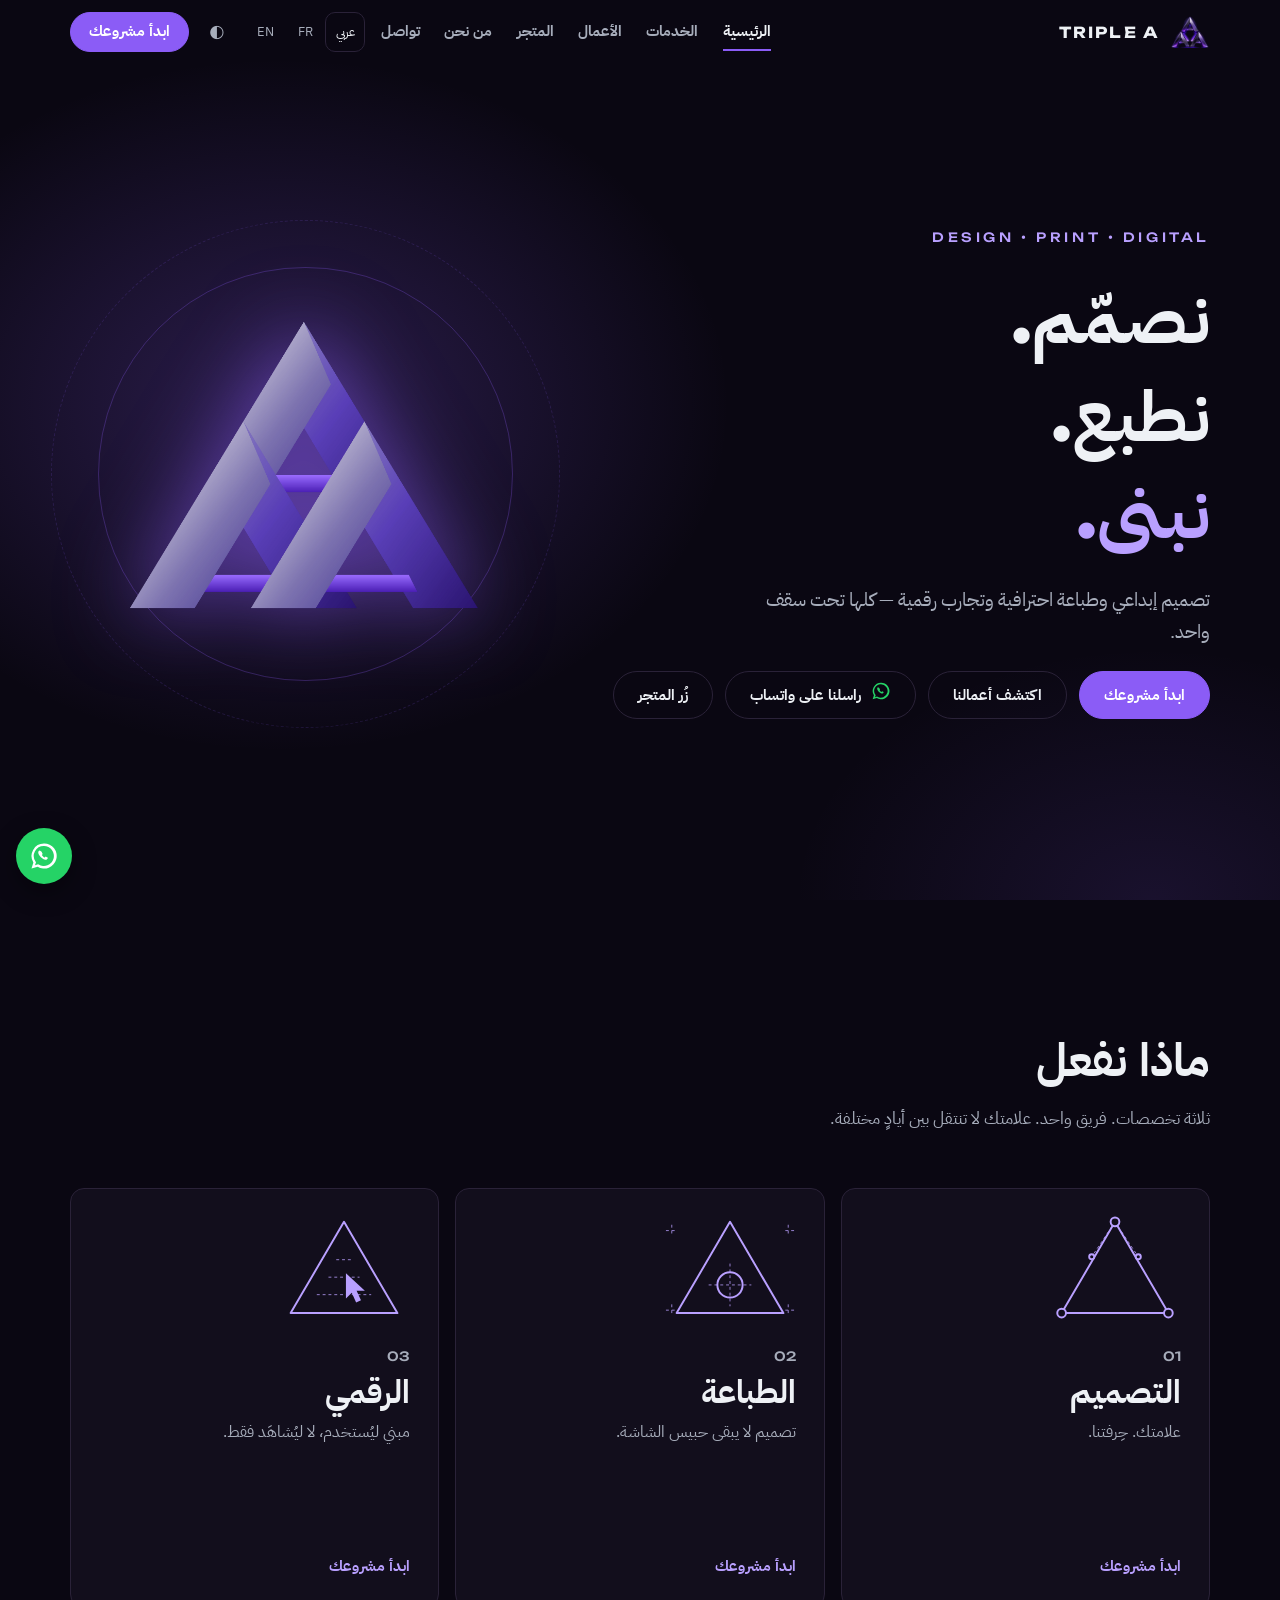
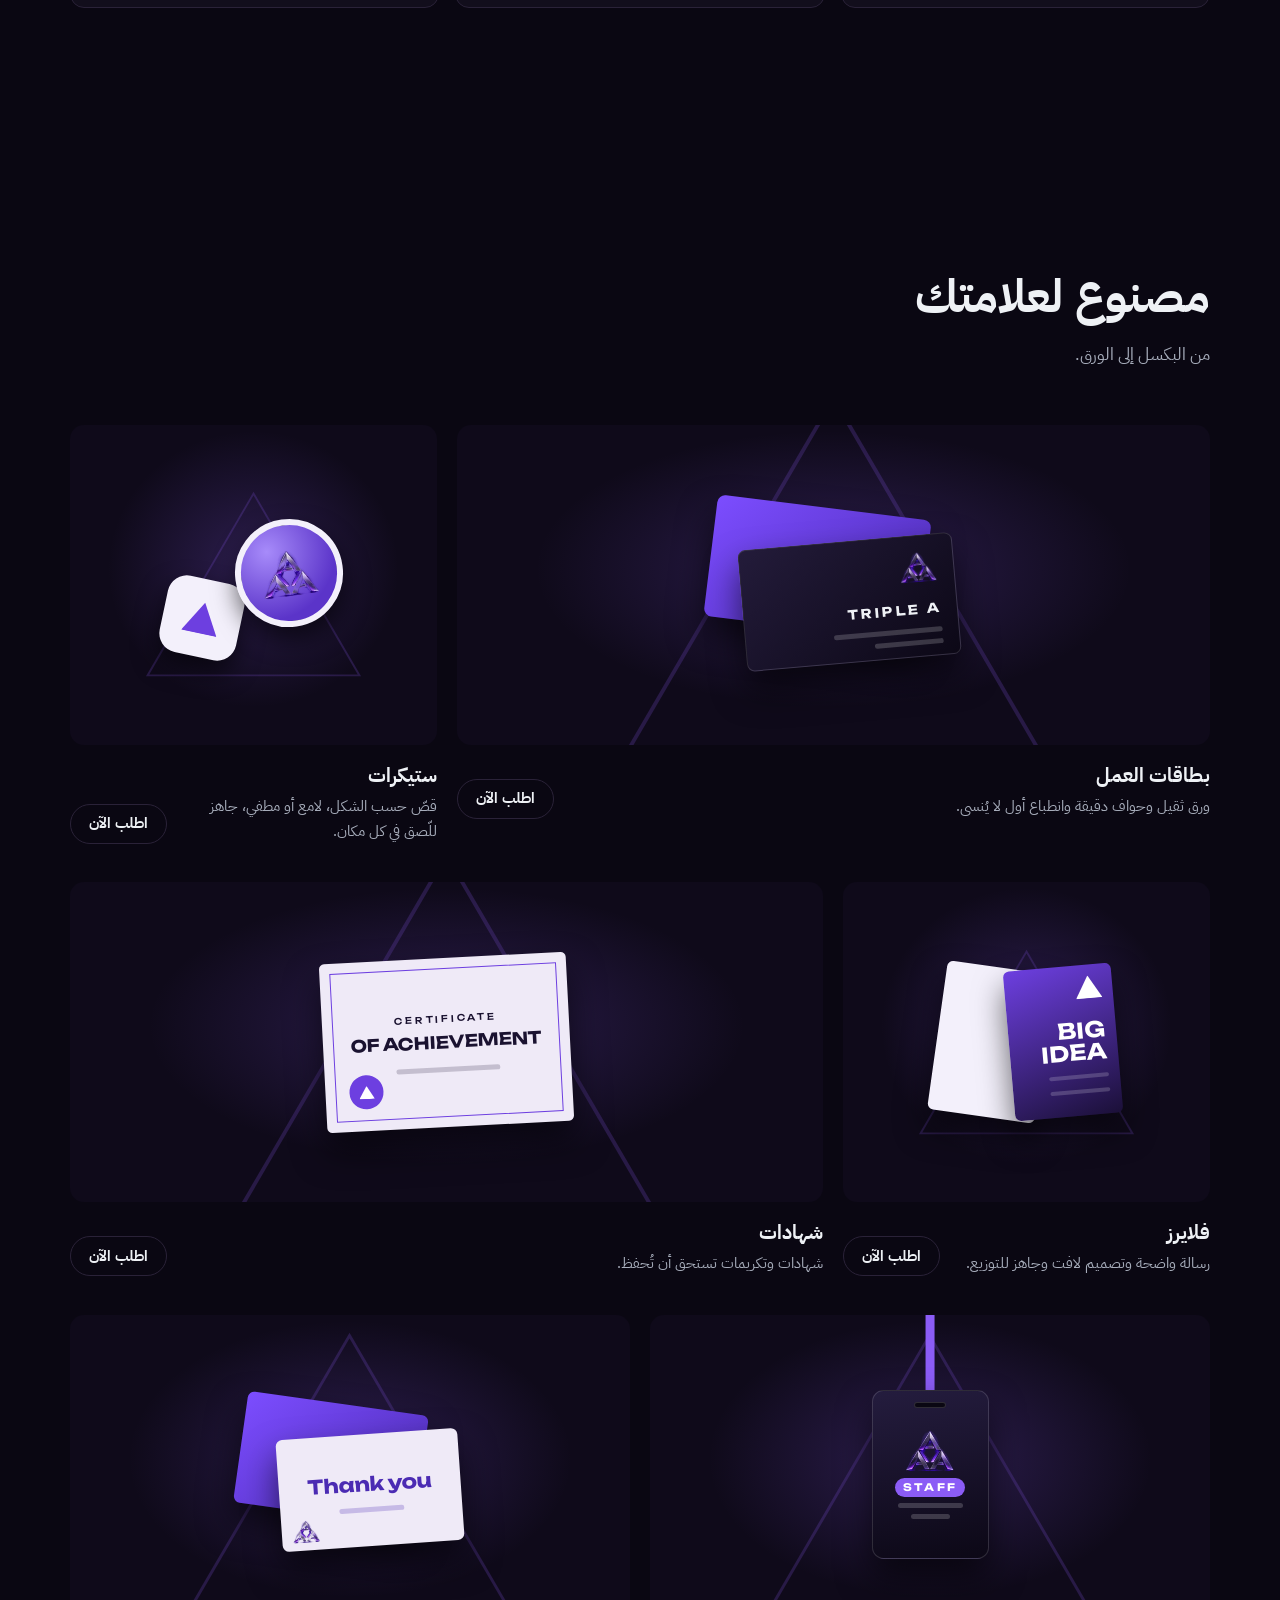
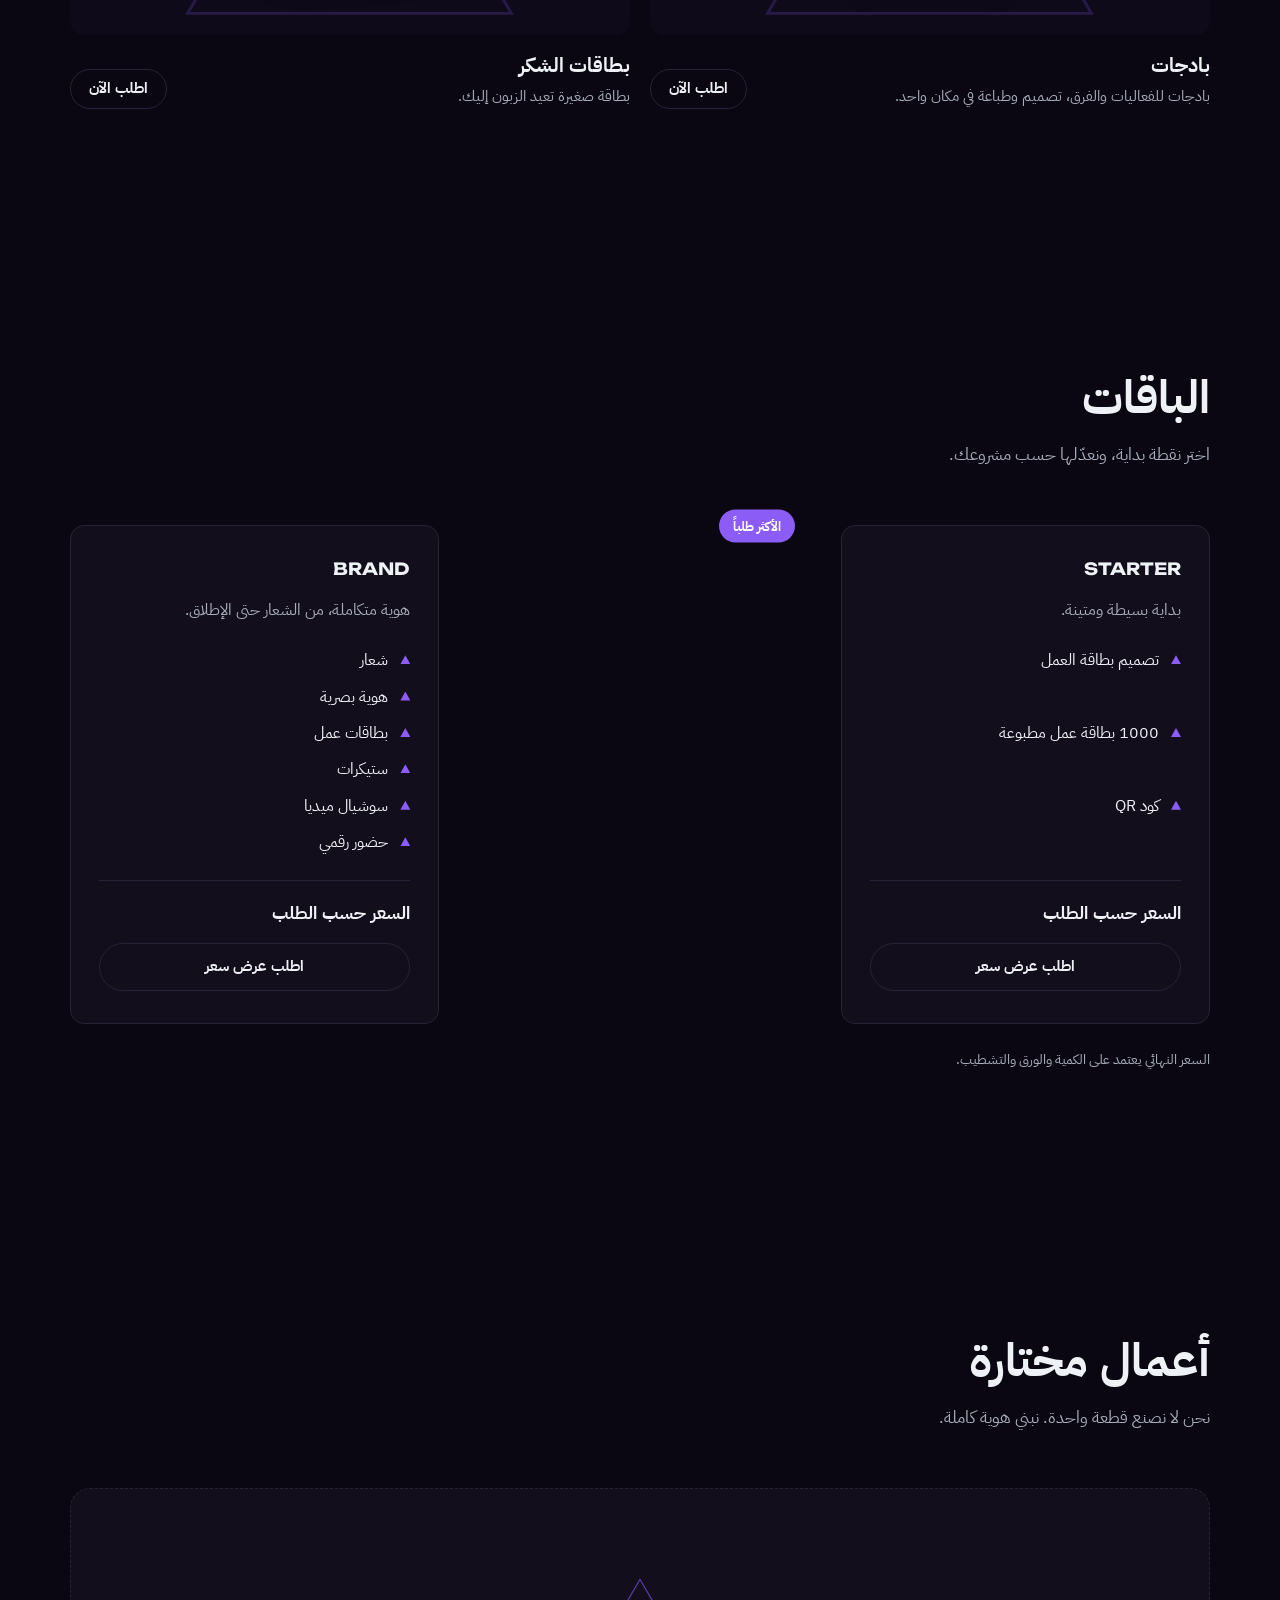
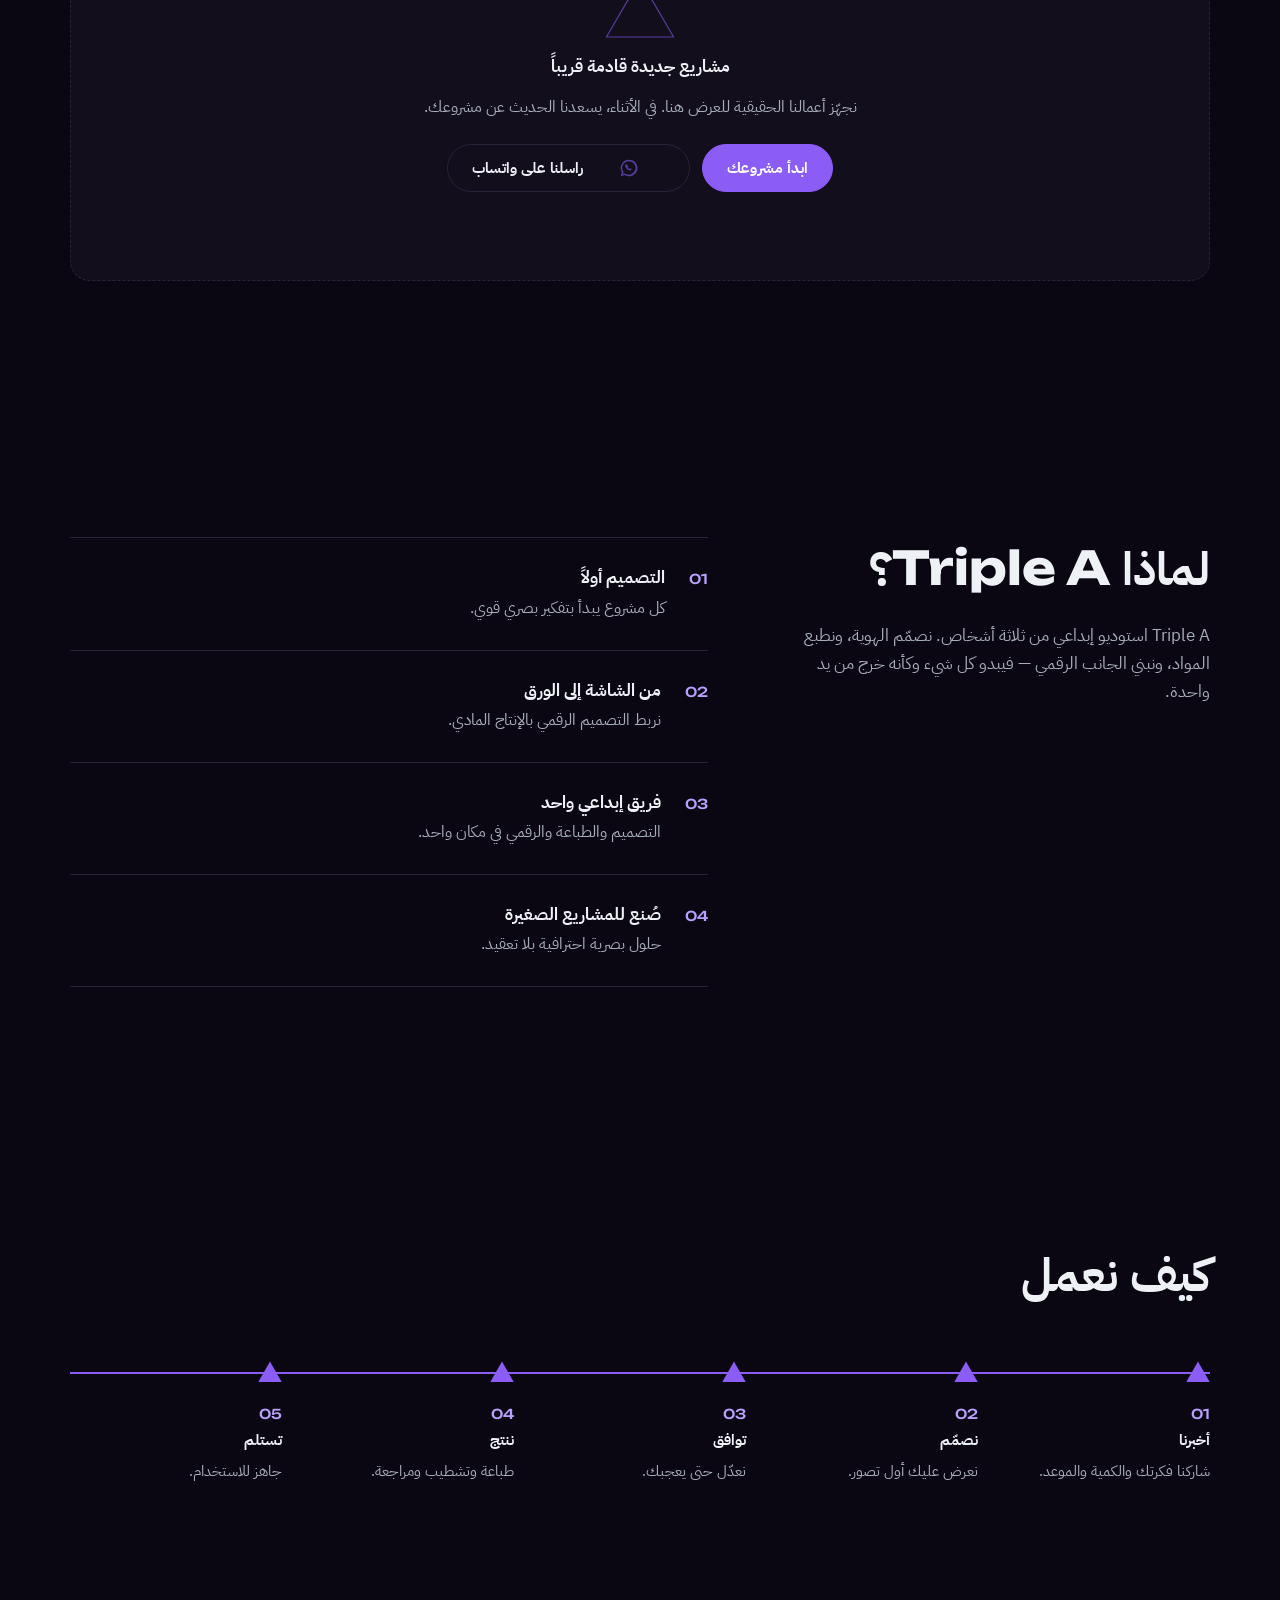
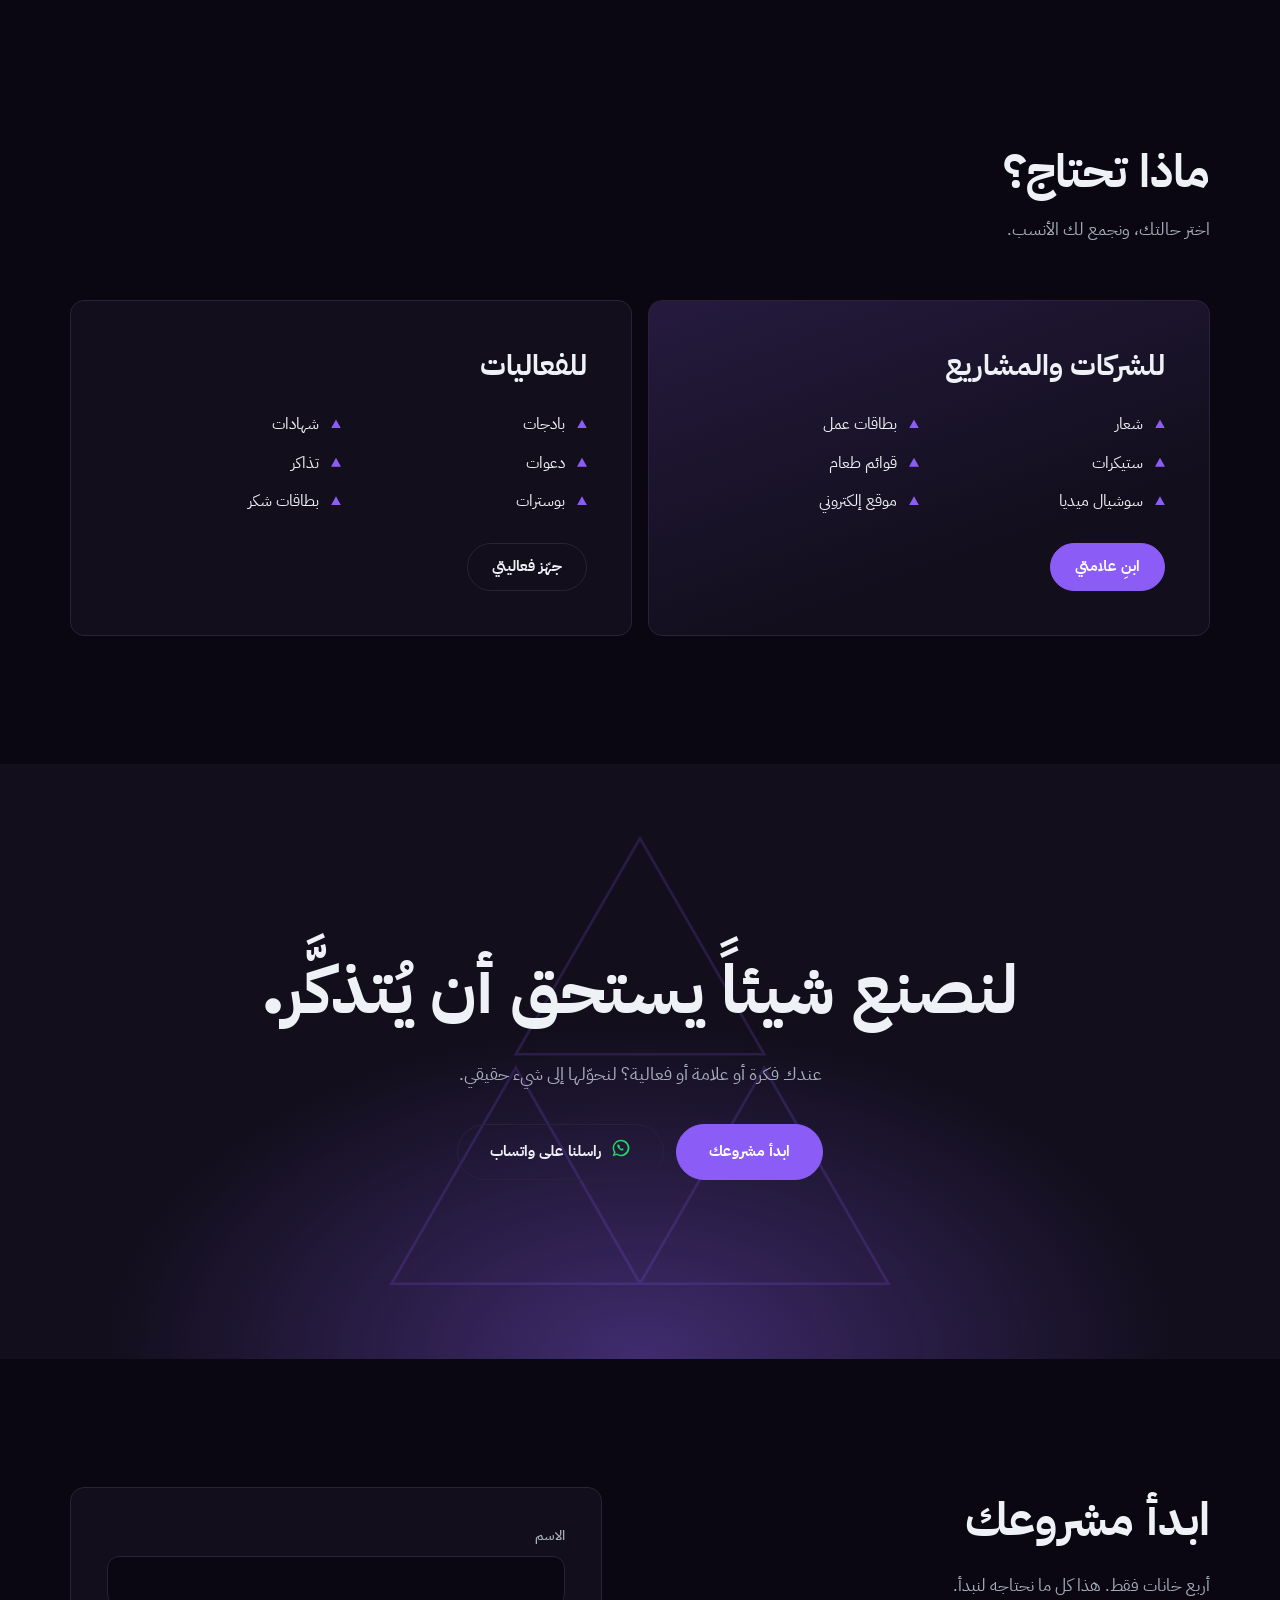
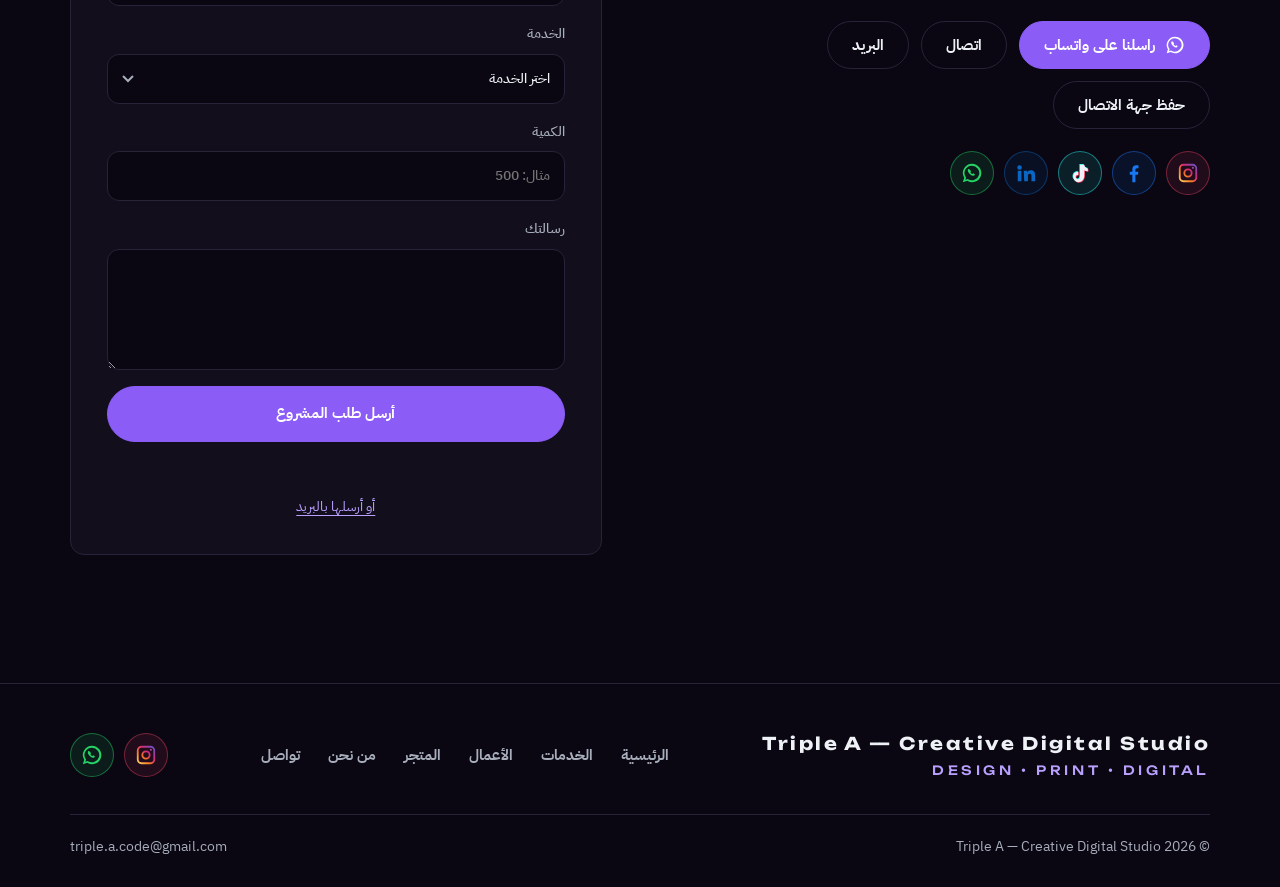
<file: index.html>
<!doctype html>
<html lang="ar" dir="rtl" data-theme="dark">

<head>
  <meta charset="utf-8">
  <meta name="viewport" content="width=device-width,initial-scale=1,viewport-fit=cover">
  <title>Triple A — Creative Digital Studio | Web Development, Graphic Design, Video Editing &amp; Digital Services</title>
  <meta name="description"
    content="Triple A is a creative digital studio: web development, graphic design, video editing and digital services — all under one roof.">
  <meta name="theme-color" content="#0a0712">
  <link rel="canonical" href="https://triple-a-a-a.netlify.app/">
  <meta property="og:type" content="website">
  <meta property="og:site_name" content="Triple A — Creative Digital Studio">
  <meta property="og:locale" content="ar_MA">
  <meta property="og:title" content="Triple A — Creative Digital Studio | Web Development, Graphic Design, Video Editing &amp; Digital Services">
  <meta property="og:description"
    content="Triple A is a creative digital studio: web development, graphic design, video editing and digital services — all under one roof.">
  <meta property="og:url" content="https://triple-a-a-a.netlify.app/">
  <meta property="og:image" content="https://triple-a-a-a.netlify.app/og-image.jpg">
  <meta property="og:image:width" content="1200">
  <meta property="og:image:height" content="630">
  <meta name="twitter:card" content="summary_large_image">
  <meta name="twitter:title" content="Triple A — Creative Digital Studio | Web Development, Graphic Design, Video Editing &amp; Digital Services">
  <meta name="twitter:description"
    content="Triple A is a creative digital studio: web development, graphic design, video editing and digital services — all under one roof.">
  <meta name="twitter:image" content="https://triple-a-a-a.netlify.app/og-image.jpg">
  <link rel="icon" href="favicon.png" type="image/png">
  <link rel="apple-touch-icon" href="apple-touch-icon.png">
  <link rel="preconnect" href="https://fonts.googleapis.com">
  <link rel="preconnect" href="https://fonts.gstatic.com" crossorigin>
  <link rel="stylesheet"
    href="https://fonts.googleapis.com/css2?family=IBM+Plex+Sans+Arabic:wght@400;500;700&family=Unbounded:wght@500;700&display=swap">
  <link rel="preload" as="image" href="logo.webp" type="image/webp">
  <link rel="stylesheet" href="style.css">
  <script type="application/ld+json">{"@context":"https://schema.org","@type":"Organization","name":"Triple A — Creative Digital Studio","alternateName":"Triple A","url":"https://triple-a-a-a.netlify.app/","logo":"https://triple-a-a-a.netlify.app/apple-touch-icon.png","email":"triple.a.code@gmail.com","telephone":"+212633740099","slogan":"Web Development · Graphic Design · Video Editing · Digital Services","sameAs":["https://www.instagram.com/triple_a_code","https://www.tiktok.com/@triple_a_code"],"contactPoint":{"@type":"ContactPoint","contactType":"customer support","email":"triple.a.code@gmail.com","telephone":"+212633740099","availableLanguage":["Arabic","French","English"]}}</script>
</head>

<body data-page="home">
  <a class="skip" href="#top" data-t="ui.skip">Skip to content</a>
  <svg width="0" height="0" style="position:absolute" aria-hidden="true" focusable="false">
    <defs>
      <linearGradient id="igg" x1="0" y1="1" x2="1" y2="0">
        <stop offset="0" stop-color="#feda75" />
        <stop offset=".35" stop-color="#fa7e1e" />
        <stop offset=".6" stop-color="#d62976" />
        <stop offset="1" stop-color="#4f5bd5" />
      </linearGradient>
    </defs>
  </svg>
  <div id="pre" aria-hidden="true"><img src="logo-sm.webp" alt="" width="96" height="75"></div>

  <header class="bar" id="bar">
    <a href="#home" class="brand" data-aria="aria.home" aria-label="Triple A — home"><img data-logo="sm" src="logo-sm.webp" alt="" width="40"
        height="31"><span>TRIPLE A</span></a>
    <nav id="nav" data-aria="aria.main" aria-label="Main"></nav>
    <div class="tools">
      <div id="langs" role="group" data-aria="aria.lang" aria-label="Language"></div>
      <button id="theme" class="ic" type="button" data-aria="aria.theme" aria-label="Toggle theme">◐</button>
      <a class="btn pri sm bar-cta" href="#contact" data-t="btn.start" data-prefill>START A PROJECT</a>
      <button id="menu" class="ic" type="button" data-aria="aria.menu" aria-label="Menu" aria-controls="nav"
        aria-expanded="false"><span></span><span></span></button>
    </div>
  </header>

  <main id="top">
    <!-- HERO -->
    <section class="hero" id="home" aria-labelledby="h1">
      <div class="wrap hero-in">
        <div class="hero-txt">
          <p class="pos" data-t="hero.pos">DESIGN • PRINT • DIGITAL</p>
          <h1 id="h1"><span class="ln"><span data-t="hero.l1">WE DESIGN.</span></span><span class="ln"><span
                data-t="hero.l2">WE PRINT.</span></span><span class="ln"><span data-t="hero.l3">WE BUILD.</span></span>
          </h1>
          <p class="sub" data-t="hero.sub">Creative design, professional printing and digital experiences — all under
            one roof.</p>
          <div class="acts">
            <a class="btn pri" href="#contact" data-t="btn.start" data-prefill>START A PROJECT</a>
            <a class="btn" href="#work" data-t="btn.explore">EXPLORE OUR WORK</a>
            <a class="btn wa-btn" data-wa target="_blank" rel="noopener noreferrer"><span data-ico="whatsapp"></span><span
                data-t="btn.wa">WHATSAPP US</span></a>
          </div>
        </div>
        <div class="hero-vis" id="vis">
          <i class="ring r1"></i><i class="ring r2"></i>
          <img data-logo="lg" src="logo.webp" data-alt="aria.logo" alt="Triple A logo: three interlocking letter A shapes forming a triangle"
            width="490" height="385" fetchpriority="high">
        </div>
      </div>
    </section>

    <!-- SERVICES -->
    <section id="services" class="sec" aria-labelledby="svc-h">
      <div class="wrap">
        <header class="sh">
          <h2 id="svc-h" data-t="svc.h">WHAT WE DO</h2>
          <p data-t="svc.sub">Three disciplines. One team. Your brand never changes hands.</p>
        </header>
        <div class="pillars" id="pillars"></div>
      </div>
    </section>

    <!-- PRODUCTS -->
    <section id="products" class="sec" aria-labelledby="prod-h">
      <div class="wrap">
        <header class="sh">
          <h2 id="prod-h" data-t="prod.h">MADE FOR YOUR BRAND</h2>
          <p data-t="prod.sub">From pixels to print.</p>
        </header>
        <div class="prods" id="prods"></div>
      </div>
    </section>

    <!-- PACKAGES -->
    <section id="packages" class="sec" aria-labelledby="pkg-h">
      <div class="wrap">
        <header class="sh">
          <h2 id="pkg-h" data-t="pkg.h">PACKAGES</h2>
          <p data-t="pkg.sub">Pick a starting point. We tune it to your project.</p>
        </header>
        <div class="pkgs" id="pkgs"></div>
        <p class="note" data-t="pkg.note">Final price depends on quantity, paper and finish.</p>
      </div>
    </section>

    <!-- WORK -->
    <section id="work" class="sec" aria-labelledby="work-h">
      <div class="wrap">
        <header class="sh">
          <h2 id="work-h" data-t="work.h">SELECTED WORK</h2>
          <p data-t="work.sub">We don't make one piece. We build the whole identity.</p>
        </header>
        <div id="pf-home" data-portfolio="home"></div>
      </div>
    </section>

    <!-- WHY / ABOUT -->
    <section id="about" class="sec" aria-labelledby="why-h">
      <div class="wrap why">
        <div class="why-l">
          <h2 id="why-h" data-t="why.h">WHY TRIPLE A?</h2>
          <p class="lead" data-t="why.about"></p>
        </div>
        <ol class="why-list" id="why"></ol>
      </div>
    </section>

    <!-- HOW -->
    <section id="how" class="sec" aria-labelledby="how-h">
      <div class="wrap">
        <header class="sh">
          <h2 id="how-h" data-t="how.h">HOW IT WORKS</h2>
        </header>
        <ol class="steps" id="steps"></ol>
      </div>
    </section>

    <!-- FOR BUSINESSES / EVENTS -->
    <section id="for" class="sec" aria-labelledby="for-h">
      <div class="wrap">
        <header class="sh">
          <h2 id="for-h" data-t="for.h">WHAT DO YOU NEED?</h2>
          <p data-t="for.sub">Pick your situation. We assemble the right set.</p>
        </header>
        <div class="aud" id="aud"></div>
      </div>
    </section>

    <!-- TESTIMONIALS (hidden until real reviews exist in data.js) -->
    <section id="proof" class="sec" aria-labelledby="proof-h" hidden>
      <div class="wrap">
        <header class="sh">
          <h2 id="proof-h" data-t="proof.h">OUR WORK SPEAKS FOR ITSELF</h2>
        </header>
        <div class="quotes" id="quotes"></div>
      </div>
    </section>

    <!-- CTA -->
    <section class="cta" aria-labelledby="cta-h">
      <svg class="cta-art" viewBox="0 0 400 346" aria-hidden="true" focusable="false">
        <g fill="none" stroke="currentColor" stroke-width="2">
          <path d="M200 8 292 168H108z" />
          <path d="M108 178 200 338H16z" />
          <path d="M292 178 384 338H200z" />
        </g>
      </svg>
      <div class="wrap">
        <h2 id="cta-h" data-t="cta.h">LET'S CREATE SOMETHING WORTH REMEMBERING.</h2>
        <p data-t="cta.sub">Have an idea, a brand or an event? Let's turn it into something real.</p>
        <div class="acts">
          <a class="btn pri lg" href="#contact" data-t="btn.start" data-prefill>START A PROJECT</a>
          <a class="btn lg wa-btn" data-wa target="_blank" rel="noopener noreferrer"><span data-ico="whatsapp"></span><span
              data-t="btn.wa">WHATSAPP US</span></a>
        </div>
      </div>
    </section>

    <!-- CONTACT -->
    <section id="contact" class="sec" aria-labelledby="con-h">
      <div class="wrap contact">
        <div class="con-l">
          <h2 id="con-h" data-t="con.h">START YOUR PROJECT</h2>
          <p class="lead" data-t="con.sub">Four fields. That's all we need to begin.</p>
          <div class="acts left" id="con-acts"></div>
          <div class="soc" data-socials></div>
        </div>
        <form id="form" novalidate>
          <label><span data-t="f.name">Name</span><input name="name" autocomplete="name" required></label>
          <label><span data-t="f.service">Service</span><select name="service" id="f-service" required></select></label>
          <label><span data-t="f.qty">Quantity</span><input name="qty" inputmode="numeric" data-ph="f.qtyph"></label>
          <label><span data-t="f.msg">Message</span><textarea name="msg" rows="4"></textarea></label>
          <button class="btn pri lg" type="submit" data-t="f.send">SEND PROJECT REQUEST</button>
          <p class="status" id="f-status" role="status" aria-live="polite"></p>
          <a class="mail-link" id="f-mail" href="#" data-t="f.mail">Or send by email</a>
        </form>
      </div>
    </section>
  </main>

  <footer class="foot">
    <div class="wrap">
      <div class="foot-top">
        <div><b class="fb">Triple A — Creative Digital Studio</b>
          <p class="pos" data-t="hero.pos">DESIGN • PRINT • DIGITAL</p>
        </div>
        <nav id="fnav" data-aria="aria.foot" aria-label="Footer"></nav>
        <div class="soc" data-socials="instagram,whatsapp"></div>
      </div>
      <div class="foot-bot"><span data-t="foot.rights">© 2026 Triple A Studio</span><a id="f-email" href="#"></a></div>
    </div>
  </footer>

  <a id="wa" class="fab" data-aria="aria.wa" aria-label="WhatsApp" target="_blank" rel="noopener noreferrer"></a>
  <script src="data.js"></script>
  <script src="script.js"></script>
  <script src="supabase-config.js"></script>
  <script src="portfolio-remote.js"></script>
  <script src="portfolio.js"></script>
</body>

</html>
</file>
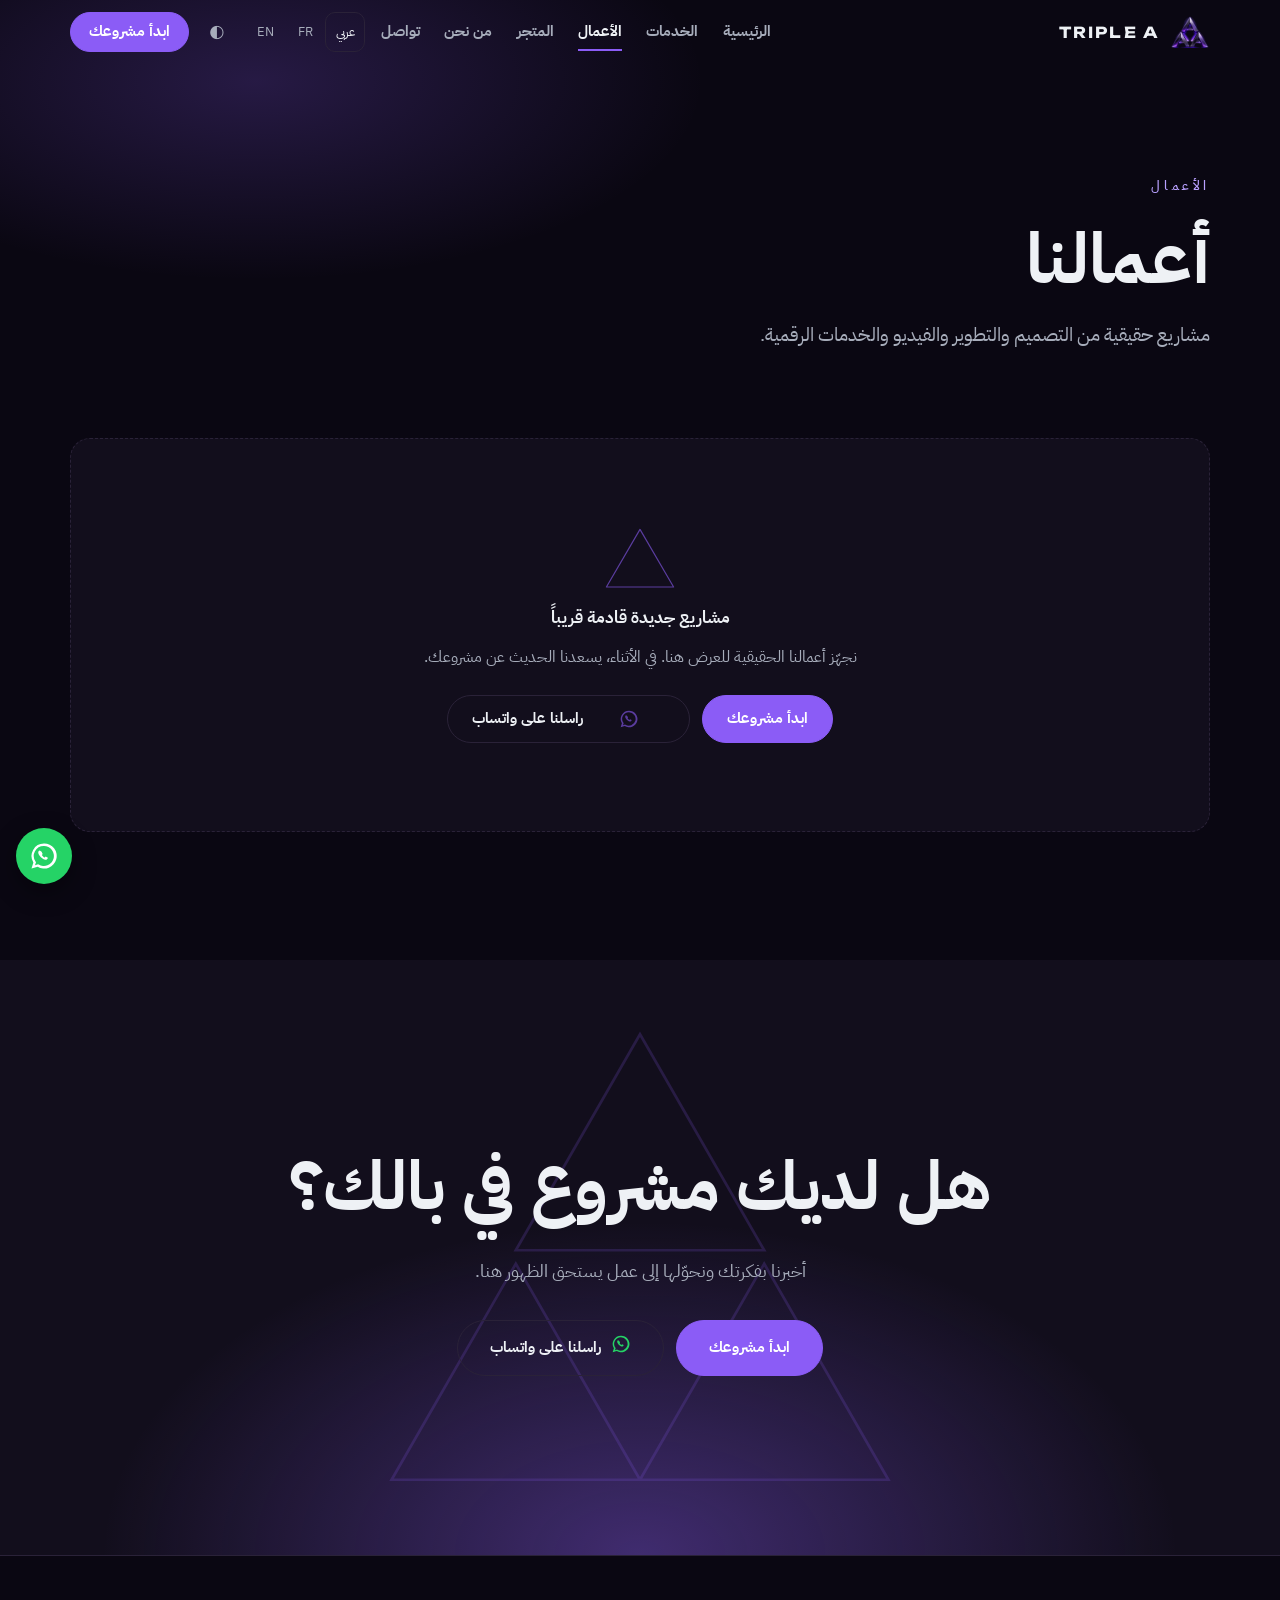
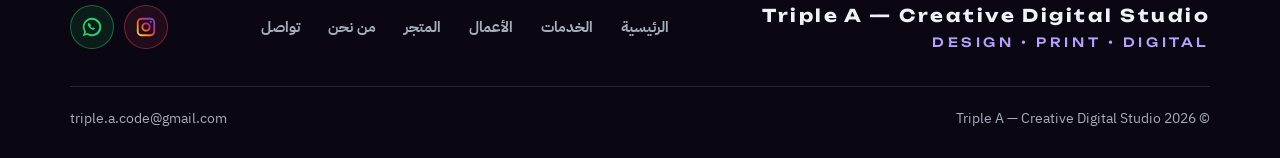
<file: portfolio.html>
<!doctype html>
<html lang="ar" dir="rtl" data-theme="dark">

<head>
  <meta charset="utf-8">
  <meta name="viewport" content="width=device-width,initial-scale=1,viewport-fit=cover">
  <script>try{var l=localStorage.getItem("lang"),t=localStorage.getItem("theme"),h=document.documentElement;if(l==="ar"||l==="fr"||l==="en"){h.lang=l;h.dir=l==="ar"?"rtl":"ltr"}if(t==="light"||t==="dark")h.dataset.theme=t}catch(e){}</script>
  <title>Portfolio — Triple A | Creative Digital Studio</title>
  <meta name="description" content="Browse Triple A's work: projects in web development, graphic design, video and digital services.">
  <meta name="theme-color" content="#0a0712">
  <link rel="canonical" href="https://triple-a-a-a.netlify.app/portfolio.html">
  <meta property="og:type" content="website">
  <meta property="og:site_name" content="Triple A — Creative Digital Studio">
  <meta property="og:locale" content="ar_MA">
  <meta property="og:title" content="Portfolio — Triple A | Creative Digital Studio">
  <meta property="og:description" content="Browse Triple A's work: projects in web development, graphic design, video and digital services.">
  <meta property="og:url" content="https://triple-a-a-a.netlify.app/portfolio.html">
  <meta property="og:image" content="https://triple-a-a-a.netlify.app/og-image.jpg">
  <meta property="og:image:width" content="1200">
  <meta property="og:image:height" content="630">
  <meta name="twitter:card" content="summary_large_image">
  <meta name="twitter:title" content="Portfolio — Triple A | Creative Digital Studio">
  <meta name="twitter:description" content="Browse Triple A's work: projects in web development, graphic design, video and digital services.">
  <meta name="twitter:image" content="https://triple-a-a-a.netlify.app/og-image.jpg">
  <link rel="icon" href="favicon.png" type="image/png">
  <link rel="apple-touch-icon" href="apple-touch-icon.png">
  <link rel="preconnect" href="https://fonts.googleapis.com">
  <link rel="preconnect" href="https://fonts.gstatic.com" crossorigin>
  <link rel="stylesheet"
    href="https://fonts.googleapis.com/css2?family=IBM+Plex+Sans+Arabic:wght@400;500;700&family=Unbounded:wght@500;700&display=swap">
  <link rel="stylesheet" href="style.css">
  <script type="application/ld+json">{"@context":"https://schema.org","@type":"Organization","name":"Triple A — Creative Digital Studio","url":"https://triple-a-a-a.netlify.app/","logo":"https://triple-a-a-a.netlify.app/apple-touch-icon.png","email":"triple.a.code@gmail.com","telephone":"+212633740099"}</script>
</head>

<body data-page="portfolio" data-nav="portfolio">
  <a class="skip" href="#top" data-t="ui.skip">Skip to content</a>
  <svg width="0" height="0" style="position:absolute" aria-hidden="true" focusable="false">
    <defs>
      <linearGradient id="igg" x1="0" y1="1" x2="1" y2="0">
        <stop offset="0" stop-color="#feda75" />
        <stop offset=".35" stop-color="#fa7e1e" />
        <stop offset=".6" stop-color="#d62976" />
        <stop offset="1" stop-color="#4f5bd5" />
      </linearGradient>
    </defs>
  </svg>

  <header class="bar" id="bar">
    <a href="index.html" class="brand" data-aria="aria.home" aria-label="Triple A — home"><img data-logo="sm" src="logo-sm.webp" alt="" width="40"
        height="31"><span>TRIPLE A</span></a>
    <nav id="nav" data-aria="aria.main" aria-label="Main"></nav>
    <div class="tools">
      <div id="langs" role="group" data-aria="aria.lang" aria-label="Language"></div>
      <button id="theme" class="ic" type="button" data-aria="aria.theme" aria-label="Toggle theme">◐</button>
      <a class="btn pri sm bar-cta" href="index.html#contact" data-t="btn.start">START A PROJECT</a>
      <button id="menu" class="ic" type="button" data-aria="aria.menu" aria-label="Menu" aria-controls="nav"
        aria-expanded="false"><span></span><span></span></button>
    </div>
  </header>

  <main id="top">
    <section class="pf-hero" aria-labelledby="pf-h1">
      <div class="wrap">
        <p class="pos" data-t="nav.portfolio">PORTFOLIO</p>
        <h1 id="pf-h1" data-t="pf.hero.h">OUR PORTFOLIO</h1>
        <p class="sub" data-t="pf.hero.sub">Real projects across design, development, video and digital services.</p>
      </div>
    </section>
    <section class="sec pf-main" aria-label="Portfolio">
      <div class="wrap">
        <div id="pf-page" data-portfolio="page"></div>
      </div>
    </section>
    <section class="cta" aria-labelledby="pf-cta-h">
      <svg class="cta-art" viewBox="0 0 400 346" aria-hidden="true" focusable="false">
        <g fill="none" stroke="currentColor" stroke-width="2">
          <path d="M200 8 292 168H108z" />
          <path d="M108 178 200 338H16z" />
          <path d="M292 178 384 338H200z" />
        </g>
      </svg>
      <div class="wrap">
        <h2 id="pf-cta-h" data-t="pf.cta.h">GOT A PROJECT IN MIND?</h2>
        <p data-t="pf.cta.sub">Tell us your idea and we'll turn it into work worth showing here.</p>
        <div class="acts">
          <a class="btn pri lg" href="index.html#contact" data-t="btn.start">START A PROJECT</a>
          <a class="btn lg wa-btn" data-wa target="_blank" rel="noopener noreferrer"><span data-ico="whatsapp"></span><span data-t="btn.wa">WHATSAPP US</span></a>
        </div>
      </div>
    </section>
  </main>

  <footer class="foot">
    <div class="wrap">
      <div class="foot-top">
        <div><b class="fb">Triple A — Creative Digital Studio</b>
          <p class="pos" data-t="hero.pos">DESIGN • PRINT • DIGITAL</p>
        </div>
        <nav id="fnav" data-aria="aria.foot" aria-label="Footer"></nav>
        <div class="soc" data-socials="instagram,whatsapp"></div>
      </div>
      <div class="foot-bot"><span data-t="foot.rights">© 2026 Triple A — Creative Digital Studio</span><a id="f-email" href="#"></a></div>
    </div>
  </footer>

  <a id="wa" class="fab" data-aria="aria.wa" aria-label="WhatsApp" target="_blank" rel="noopener noreferrer"></a>
  <script src="data.js"></script>
  <script src="site.js"></script>
  <script src="supabase-config.js"></script>
  <script src="portfolio-remote.js"></script>
  <script src="portfolio.js"></script>
</body>

</html>
</file>
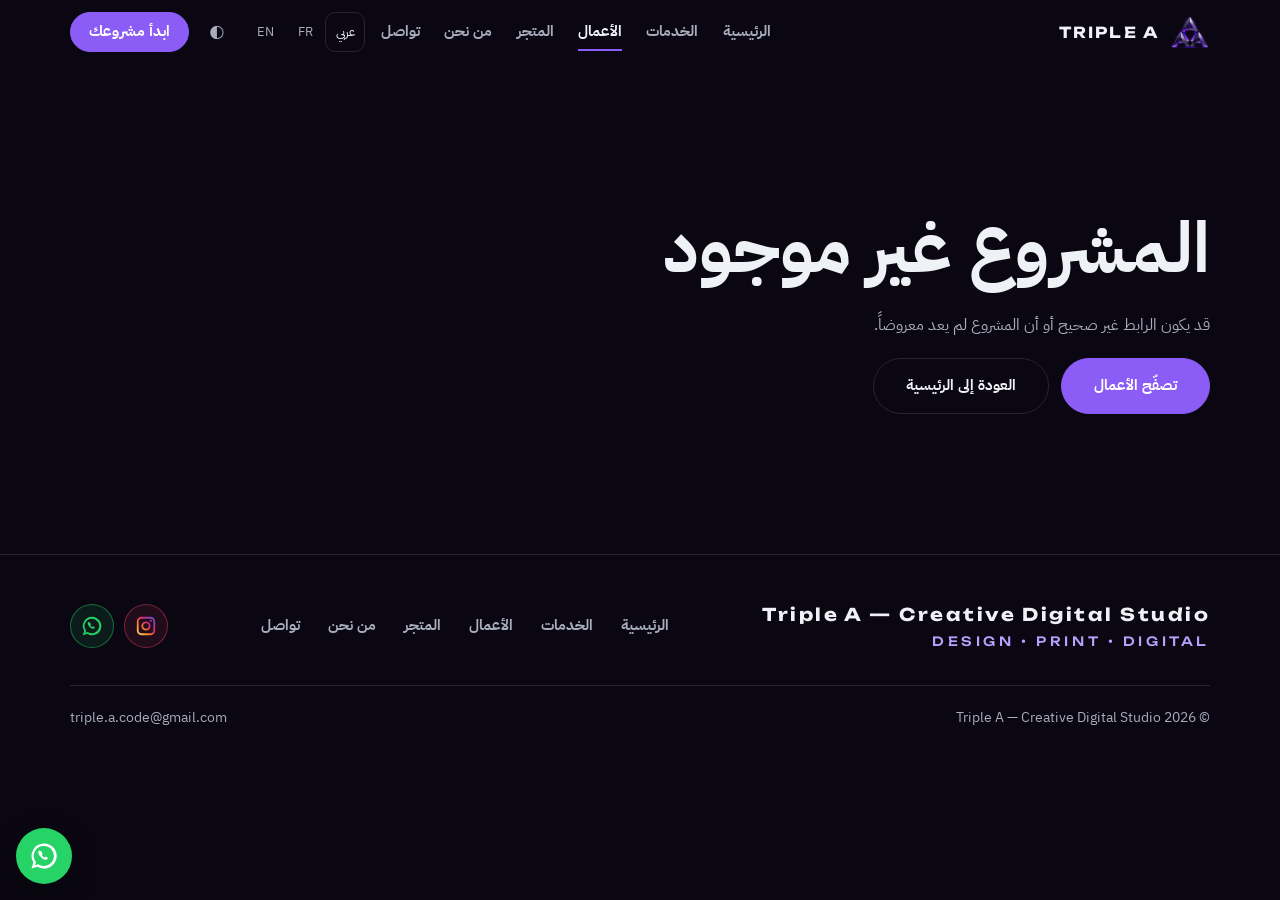
<file: project.html>
<!doctype html>
<html lang="ar" dir="rtl" data-theme="dark">

<head>
  <meta charset="utf-8">
  <meta name="viewport" content="width=device-width,initial-scale=1,viewport-fit=cover">
  <script>try{var l=localStorage.getItem("lang"),t=localStorage.getItem("theme"),h=document.documentElement;if(l==="ar"||l==="fr"||l==="en"){h.lang=l;h.dir=l==="ar"?"rtl":"ltr"}if(t==="light"||t==="dark")h.dataset.theme=t}catch(e){}</script>
  <title>Project — Triple A | Creative Digital Studio</title>
  <meta name="description" content="A Triple A project case study.">
  <meta name="theme-color" content="#0a0712">
  <link rel="canonical" href="https://triple-a-a-a.netlify.app/project.html">
  <meta property="og:type" content="website">
  <meta property="og:site_name" content="Triple A — Creative Digital Studio">
  <meta property="og:locale" content="ar_MA">
  <meta property="og:title" content="Project — Triple A | Creative Digital Studio">
  <meta property="og:description" content="A Triple A project case study.">
  <meta property="og:url" content="https://triple-a-a-a.netlify.app/project.html">
  <meta property="og:image" content="https://triple-a-a-a.netlify.app/og-image.jpg">
  <meta property="og:image:width" content="1200">
  <meta property="og:image:height" content="630">
  <meta name="twitter:card" content="summary_large_image">
  <meta name="twitter:title" content="Project — Triple A | Creative Digital Studio">
  <meta name="twitter:description" content="A Triple A project case study.">
  <meta name="twitter:image" content="https://triple-a-a-a.netlify.app/og-image.jpg">
  <link rel="icon" href="favicon.png" type="image/png">
  <link rel="apple-touch-icon" href="apple-touch-icon.png">
  <link rel="preconnect" href="https://fonts.googleapis.com">
  <link rel="preconnect" href="https://fonts.gstatic.com" crossorigin>
  <link rel="stylesheet"
    href="https://fonts.googleapis.com/css2?family=IBM+Plex+Sans+Arabic:wght@400;500;700&family=Unbounded:wght@500;700&display=swap">
  <link rel="stylesheet" href="style.css">
  <script type="application/ld+json">{"@context":"https://schema.org","@type":"Organization","name":"Triple A — Creative Digital Studio","url":"https://triple-a-a-a.netlify.app/","logo":"https://triple-a-a-a.netlify.app/apple-touch-icon.png","email":"triple.a.code@gmail.com","telephone":"+212633740099"}</script>
</head>

<body data-page="project" data-nav="portfolio">
  <a class="skip" href="#top" data-t="ui.skip">Skip to content</a>
  <svg width="0" height="0" style="position:absolute" aria-hidden="true" focusable="false">
    <defs>
      <linearGradient id="igg" x1="0" y1="1" x2="1" y2="0">
        <stop offset="0" stop-color="#feda75" />
        <stop offset=".35" stop-color="#fa7e1e" />
        <stop offset=".6" stop-color="#d62976" />
        <stop offset="1" stop-color="#4f5bd5" />
      </linearGradient>
    </defs>
  </svg>

  <header class="bar" id="bar">
    <a href="index.html" class="brand" data-aria="aria.home" aria-label="Triple A — home"><img data-logo="sm" src="logo-sm.webp" alt="" width="40"
        height="31"><span>TRIPLE A</span></a>
    <nav id="nav" data-aria="aria.main" aria-label="Main"></nav>
    <div class="tools">
      <div id="langs" role="group" data-aria="aria.lang" aria-label="Language"></div>
      <button id="theme" class="ic" type="button" data-aria="aria.theme" aria-label="Toggle theme">◐</button>
      <a class="btn pri sm bar-cta" href="index.html#contact" data-t="btn.start">START A PROJECT</a>
      <button id="menu" class="ic" type="button" data-aria="aria.menu" aria-label="Menu" aria-controls="nav"
        aria-expanded="false"><span></span><span></span></button>
    </div>
  </header>

  <main id="top">
    <div id="project-root"><p class="wrap cs-loading" data-t="cs.loading">Loading…</p>
      <noscript><p class="wrap">JavaScript is required to view this project. · يتطلب عرض هذا المشروع تفعيل JavaScript. · JavaScript est nécessaire pour afficher ce projet.</p></noscript>
    </div>
  </main>

  <footer class="foot">
    <div class="wrap">
      <div class="foot-top">
        <div><b class="fb">Triple A — Creative Digital Studio</b>
          <p class="pos" data-t="hero.pos">DESIGN • PRINT • DIGITAL</p>
        </div>
        <nav id="fnav" data-aria="aria.foot" aria-label="Footer"></nav>
        <div class="soc" data-socials="instagram,whatsapp"></div>
      </div>
      <div class="foot-bot"><span data-t="foot.rights">© 2026 Triple A — Creative Digital Studio</span><a id="f-email" href="#"></a></div>
    </div>
  </footer>

  <a id="wa" class="fab" data-aria="aria.wa" aria-label="WhatsApp" target="_blank" rel="noopener noreferrer"></a>
  <script src="data.js"></script>
  <script src="site.js"></script>
  <script src="supabase-config.js"></script>
  <script src="portfolio-remote.js"></script>
  <script src="portfolio.js"></script>
</body>

</html>
</file>
<file: style.css>
/* TRIPLE A STUDIO — same violet/chrome identity as v1, restructured.
   Tokens first; every colour below comes from these. */
:root{
  --bg:#0a0712;--s:#120e1c;--s2:#1a1428;--t:#eef1f5;--m:#a7adbb;--l:#2a2238;
  --a:#8b5cf6;--a2:#b9a0ff;--r:14px;--ls:.03em;
  --hd:"Unbounded","IBM Plex Sans Arabic","Segoe UI",system-ui,sans-serif;
  --bd:"IBM Plex Sans Arabic","Segoe UI",system-ui,Tahoma,sans-serif;
  --tri:polygon(50% 0,100% 100%,0 100%);
  --ease:cubic-bezier(.2,.7,.2,1);
}
[data-theme=light]{--bg:#f6f4fb;--s:#fff;--s2:#efeaf8;--t:#0e0b16;--m:#565c6a;--l:#ddd6ea;--a:#6d3fe0;--a2:#5b2fd0}
html[lang=ar]{--ls:0}
*,*::before,*::after{box-sizing:border-box}
*{margin:0}
html{scroll-behavior:smooth;scroll-padding-top:72px;-webkit-text-size-adjust:100%}
body{background:var(--bg);color:var(--t);font:400 16px/1.65 var(--bd);overflow-x:hidden}
body.lock,body.navopen{overflow:hidden}
img,svg{max-width:100%}
a{color:inherit;text-decoration:none}
button,input,select,textarea{font:inherit;color:inherit}
ul,ol{list-style:none;padding:0}
:focus-visible{outline:2px solid var(--a2);outline-offset:3px;border-radius:6px}
.skip{position:fixed;inset-block-start:-60px;inset-inline-start:12px;z-index:100;background:var(--a);color:#fff;padding:10px 16px;border-radius:8px;transition:inset-block-start .2s}
.skip:focus{inset-block-start:12px}
.wrap{width:min(1180px,100%);margin-inline:auto;padding-inline:20px}
.sec{padding-block:clamp(64px,10vw,128px)}

/* type */
h1,h2,h3{font-family:var(--hd);font-weight:700;letter-spacing:var(--ls);line-height:1.12}
h2{font-size:clamp(1.55rem,4.2vw,2.9rem);text-wrap:balance}
h3{font-size:1.05rem}
html[lang=ar] h1,html[lang=ar] h2,html[lang=ar] h3{line-height:1.35}
.sh{display:grid;gap:14px;margin-bottom:clamp(32px,5vw,56px);max-width:62ch}
.sh p,.lead{color:var(--m);font-size:1.05rem;max-width:56ch}
.pos{font:500 .8rem var(--hd);letter-spacing:.28em;color:var(--a2);direction:ltr;text-align:start}
html[lang=ar] .pos{text-align:right}
.note{color:var(--m);font-size:.9rem;margin-top:24px}

/* the A as a repeated mark: list markers, steps, dividers */
.tl-list{display:grid;gap:10px}
.tl-list li{position:relative;padding-inline-start:22px}
.tl-list li::before{content:"";position:absolute;inset-inline-start:0;top:.5em;width:10px;height:9px;background:var(--a);clip-path:var(--tri)}
.tl-list.cols{grid-template-columns:repeat(auto-fit,minmax(150px,1fr));gap:12px 20px}

/* buttons */
.btn{display:inline-flex;align-items:center;justify-content:center;gap:10px;min-height:48px;padding:0 24px;border:1px solid var(--l);border-radius:999px;background:transparent;font-weight:700;font-size:.82rem;letter-spacing:.06em;cursor:pointer;transition:transform .25s var(--ease),border-color .2s,background .2s,box-shadow .3s}
html[lang=ar] .btn{letter-spacing:0;font-size:.95rem}
.btn:hover{border-color:var(--a);transform:translateY(-2px)}
.btn:active{transform:none}
.btn.pri{background:var(--a);border-color:var(--a);color:#fff}
.btn.pri:hover{background:color-mix(in srgb,var(--a) 82%,#fff);box-shadow:0 10px 30px -8px color-mix(in srgb,var(--a) 70%,transparent)}
.btn.sm{min-height:40px;padding:0 18px;font-size:.75rem}
.btn.lg{min-height:56px;padding:0 32px;font-size:.9rem}
.wa-btn svg{flex:none}
.acts{display:flex;flex-wrap:wrap;gap:12px}.acts.left{justify-content:flex-start}

/* navbar: transparent -> glass */
.bar{position:fixed;inset:0 0 auto 0;z-index:50;display:flex;align-items:center;gap:16px;padding:12px max(20px,calc((100vw - 1180px)/2 + 20px));border-bottom:1px solid transparent;transition:background .3s,border-color .3s,padding .3s,backdrop-filter .3s}
.bar.scrolled{background:color-mix(in srgb,var(--bg) 78%,transparent);backdrop-filter:blur(14px) saturate(1.2);-webkit-backdrop-filter:blur(14px) saturate(1.2);border-bottom-color:var(--l);padding-block:8px}
.brand{display:flex;align-items:center;gap:10px;font:700 .95rem var(--hd);letter-spacing:.14em;margin-inline-end:auto}
.brand span{direction:ltr;white-space:nowrap}.brand{flex-shrink:0}.bar-cta{white-space:nowrap;flex-shrink:0}
[data-theme=light] .brand img{background:#0a0712;border-radius:10px;padding:4px;box-sizing:content-box}
.brand img{height:auto}
#nav{display:flex;gap:clamp(16px,1.9vw,28px);font-size:.78rem;font-weight:700;letter-spacing:.1em;color:var(--m)}
html[lang=ar] #nav{font-size:.95rem;letter-spacing:0}
html[lang=fr] #nav{letter-spacing:.05em;font-size:.74rem}@media(min-width:1101px) and (max-width:1240px){html[lang=fr] .bar-cta{padding-inline:14px;font-size:.7rem}}
#nav a{position:relative;padding:6px 0;transition:color .2s;white-space:nowrap}
#nav a::after{content:"";position:absolute;inset-inline:0;bottom:0;height:2px;background:var(--a);transform:scaleX(0);transition:transform .3s var(--ease)}
#nav a:hover,#nav a[aria-current]{color:var(--t)}
#nav a:hover::after,#nav a[aria-current]::after{transform:scaleX(1)}
.tools{display:flex;align-items:center;gap:8px}
#langs{display:flex}
#langs button,.ic{min-width:40px;min-height:40px;background:none;border:1px solid transparent;border-radius:10px;color:var(--m);font-size:.8rem;cursor:pointer;transition:color .2s,border-color .2s}
#langs button:hover,.ic:hover{color:var(--t)}
#langs button[aria-pressed=true]{color:var(--t);border-color:var(--l)}
.ic{font-size:1.1rem}
#menu{display:none;position:relative}
#menu span{position:absolute;inset-inline:11px;height:2px;background:var(--t);border-radius:2px;transition:transform .3s var(--ease)}
#menu span:first-child{top:16px}#menu span:last-child{top:23px}
#menu[aria-expanded=true] span:first-child{transform:translateY(3.5px) rotate(45deg)}
#menu[aria-expanded=true] span:last-child{transform:translateY(-3.5px) rotate(-45deg)}

/* hero */
.hero{position:relative;min-height:100svh;display:grid;align-items:center;padding-block:112px 64px;overflow:hidden;isolation:isolate}
.hero::before{content:"";position:absolute;inset:0;z-index:-1;background:radial-gradient(50% 55% at 78% 45%,color-mix(in srgb,var(--a) 26%,transparent),transparent 70%),radial-gradient(40% 40% at 10% 100%,color-mix(in srgb,var(--a) 12%,transparent),transparent 70%)}
[dir=rtl] .hero::before{transform:scaleX(-1)}
.hero-in{display:grid;grid-template-columns:1.15fr .85fr;gap:32px;align-items:center}
.hero-txt{display:grid;gap:24px;justify-items:start}
h1{font-size:clamp(2rem,5.6vw,4.4rem);line-height:1.05;letter-spacing:-.01em}
html[lang=ar] h1{line-height:1.3;letter-spacing:0}
h1 .ln{display:block;overflow:hidden;padding-block:.04em}
h1 .ln>span{display:block;transform:translateY(110%);transition:transform .9s var(--ease)}
body.ready h1 .ln>span{transform:none}
h1 .ln:nth-child(2)>span{transition-delay:.1s}h1 .ln:nth-child(3)>span{transition-delay:.2s}
h1 .ln:last-child{color:var(--a2)}
.hero .sub{font-size:clamp(1rem,1.6vw,1.2rem);color:var(--m);max-width:44ch}
.hero .pos,.hero .sub,.hero .acts{opacity:0;transform:translateY(12px);transition:opacity .7s .35s,transform .7s .35s var(--ease)}
.hero .sub{transition-delay:.45s}.hero .acts{transition-delay:.55s}
body.ready .hero .pos,body.ready .hero .sub,body.ready .hero .acts{opacity:1;transform:none}
.hero-vis{position:relative;display:grid;place-items:center;aspect-ratio:1;max-width:520px;justify-self:center;width:100%;perspective:900px}
.hero-vis img{width:84%;height:auto;filter:drop-shadow(0 0 40px color-mix(in srgb,var(--a) 60%,transparent));transform:rotateX(var(--rx,0deg)) rotateY(var(--ry,0deg));transition:transform .25s ease-out;animation:float 7s ease-in-out infinite}
[data-theme=light] .hero-vis img{filter:drop-shadow(0 20px 40px #0a07124d)}
.ring{position:absolute;inset:6%;border:1px solid color-mix(in srgb,var(--a) 28%,transparent);border-radius:50%}
.ring.r2{inset:-4%;border-style:dashed;border-color:color-mix(in srgb,var(--a) 16%,transparent);animation:spin 90s linear infinite}

/* pillars */
.pillars{display:grid;grid-template-columns:repeat(3,1fr);gap:16px}
.pillar{position:relative;display:flex;flex-direction:column;gap:6px;min-height:420px;padding:28px;border:1px solid var(--l);border-radius:var(--r);background:var(--s);overflow:hidden;transition:border-color .3s,background .4s,transform .4s var(--ease)}
.pillar::before{content:"";position:absolute;inset:0;background:radial-gradient(70% 50% at 50% 0,color-mix(in srgb,var(--a) 20%,transparent),transparent 75%);opacity:0;transition:opacity .4s}
.pillar>*{position:relative}
.pillar:hover,.pillar:focus-visible,.pillar:focus-within{border-color:var(--a);transform:translateY(-4px)}
.pillar:hover::before,.pillar:focus-within::before{opacity:1}
.art{width:132px;height:auto;margin-bottom:18px;fill:none;stroke:var(--a2);stroke-width:2;stroke-linejoin:round;overflow:visible;transition:transform .6s var(--ease)}
.art circle{fill:var(--s)}
.art .hd,.art .crop{stroke-width:1;stroke-dasharray:3 3;opacity:.8}
.art .cur{fill:var(--a2);stroke:none;transition:transform .5s var(--ease)}
.pillar:hover .art,.pillar:focus-within .art{transform:translateY(-8px) rotate(-5deg) scale(1.06)}
.pillar:hover .art-digital .cur{transform:translate(8px,-6px)}
.pillar:hover .art-print circle{fill:var(--a)}
.pillar .num{font:500 .8rem var(--hd);color:var(--m);direction:ltr;align-self:flex-start}
.pillar h3{font-size:clamp(1.5rem,2.6vw,2rem)}
.ptag{color:var(--m);max-width:30ch}
.reveal{display:grid;grid-template-rows:0fr;transition:grid-template-rows .5s var(--ease)}
.reveal>ul{overflow:hidden;min-height:0;opacity:0;transition:opacity .4s .1s;padding-top:0}
.pillar:hover .reveal,.pillar:focus-within .reveal{grid-template-rows:1fr}
.pillar:hover .reveal>ul,.pillar:focus-within .reveal>ul{opacity:1;padding-top:18px}
.plink{margin-top:auto;padding-top:20px;font-size:.78rem;font-weight:700;letter-spacing:.1em;color:var(--a2);width:fit-content}
html[lang=ar] .plink{font-size:.95rem;letter-spacing:0}
.plink:hover{text-decoration:underline;text-underline-offset:5px}
@media(hover:none){.reveal{grid-template-rows:1fr;transition:none}.reveal>ul{opacity:1;padding-top:18px;transition:none}}

/* mockup stage */
.stage{position:relative;display:grid;place-items:center;font-size:clamp(9px,1.05vw,13px);min-height:21em;border-radius:var(--r);overflow:hidden;isolation:isolate;
  background:radial-gradient(55% 60% at 50% 45%,color-mix(in srgb,var(--a) 24%,transparent),transparent 72%),#0f0a1a;
  background-image:url("data:image/svg+xml,%3Csvg xmlns='http://www.w3.org/2000/svg' viewBox='0 0 120 104'%3E%3Cpath d='M60 4 116 100H4z' fill='none' stroke='%238b5cf6' stroke-opacity='.2'/%3E%3C/svg%3E"),radial-gradient(55% 60% at 50% 45%,color-mix(in srgb,var(--a) 24%,transparent),transparent 72%);
  background-repeat:no-repeat;background-position:center;background-size:62% auto,auto;background-color:#0f0a1a}
.stage .cover{width:100%;height:100%;object-fit:cover;position:absolute;inset:0}
.chip{position:absolute;inset-block-start:12px;inset-inline-start:12px;font:500 .8em var(--bd);padding:3px 10px;border-radius:99px;background:#0a0712b3;color:#c9bbff;border:1px solid #ffffff1f;font-size:11px}
.mk{position:relative;transition:transform .7s var(--ease)}
.prod:hover .mk,.work:hover .mk,.work:focus-visible .mk{transform:translateY(-.5em) scale(1.04)}
.mk i,.mk u,.mk s,.mk em{display:block;text-decoration:none}
.c,.p{position:absolute;box-shadow:0 1.4em 2.6em #0009;transition:transform .7s var(--ease)}
.mk b{font-family:var(--hd)}
.mk img{height:auto}
/* business card */
.pair{width:19em;height:12em}
.pair .c{width:16.5em;height:9.4em;border-radius:.6em}
.pair .b{inset-inline-end:0;top:0;background:linear-gradient(135deg,#7c4dff,#4b2bb3);transform:rotate(7deg)}
.pair .f{inset-inline-start:0;bottom:0;background:linear-gradient(140deg,#231b3a,#0c0816);border:1px solid #ffffff22;padding:1.2em;transform:rotate(-5deg)}
.pair .f img{width:3em}
.pair .f b{display:block;margin-top:.8em;font-size:1em;letter-spacing:.2em;color:#eef1f5}
.mk i{height:.35em;border-radius:1em;background:#ffffff2e;margin-top:.6em;width:60%}.mk i+i{width:38%}
.prod:hover .pair .f{transform:rotate(-8deg) translate(-.5em,.2em)}.prod:hover .pair .b{transform:rotate(10deg) translate(.5em,-.3em)}
/* sticker */
.stk{width:15em;height:12em}
.s1,.s2{position:absolute;display:grid;place-items:center;box-shadow:0 1em 2em #0009}
.s1{width:9em;height:9em;border-radius:50%;background:radial-gradient(circle at 30% 25%,#a78bfa,#5b34c9 70%);border:.5em solid #f3f0fb;inset-inline-start:0;top:.5em;transform:rotate(-8deg)}
.s1 img{width:5em}
.s2{width:6.5em;height:6.5em;border-radius:1.6em;background:#f3f0fb;inset-inline-end:0;bottom:0;transform:rotate(12deg)}
.s2::after{content:"";width:3em;height:2.6em;background:#6d3fe0;clip-path:var(--tri)}
/* flyer */
.fl{width:15em;height:12.5em}
.fl .p{width:9em;height:12.5em;border-radius:.5em;padding:.9em;top:0}
.fl .b{inset-inline-end:0;background:#f3f0fb;transform:rotate(8deg)}
.fl .f{inset-inline-start:0;background:linear-gradient(160deg,#6d3fe0,#1b1038);transform:rotate(-5deg);color:#fff}
.fl u{width:2.2em;height:1.9em;background:#fff;clip-path:var(--tri)}
.fl .f b{display:block;font-size:1.8em;line-height:1;margin-top:1em;letter-spacing:0}
.fl .f i{margin-top:.9em;width:70%}
/* certificate */
.cert{width:19em;height:13em;background:#efeaf7;border-radius:.4em;padding:.8em;box-shadow:0 1.4em 2.6em #0009;transform:rotate(-3deg)}
.cert .in{position:relative;height:100%;border:.15em solid #6d3fe0;display:grid;place-content:center;justify-items:center;text-align:center;color:#1a1230;gap:.3em}
.cert small{font:500 .7em var(--hd);letter-spacing:.3em}.cert b{font-size:1.3em}
.cert i{background:#1a123033;width:8em;margin-top:.6em}
.seal{position:absolute;inset-inline-end:1em;bottom:.8em;width:2.6em;height:2.6em;border-radius:50%;background:#6d3fe0;display:grid;place-items:center}
.seal::after{content:"";width:1.2em;height:1em;background:#fff;clip-path:var(--tri)}
/* badge */
.bdg{width:9em;height:13em}
.lan{position:absolute;top:-6em;inset-inline-start:50%;width:.7em;height:7em;background:#8b5cf6;transform:translateX(-50%)}
[dir=rtl] .lan{transform:translateX(50%)}
.bdg .bd{position:absolute;inset:0;border-radius:.9em;background:linear-gradient(170deg,#241c3e,#0c0816);border:1px solid #ffffff24;display:grid;justify-items:center;align-content:center;gap:.5em;box-shadow:0 1.4em 2.6em #0009}
.bdg .bd::before{content:"";position:absolute;top:.8em;width:2.4em;height:.5em;border-radius:1em;background:#0a0712;border:1px solid #ffffff26}
.bdg img{width:4em}
.bdg em{font:700 .8em var(--hd);letter-spacing:.2em;background:#8b5cf6;padding:.3em .8em;border-radius:99px;color:#fff;font-style:normal}
.bdg i{width:5em;margin:0}.bdg i+i{width:3em}
/* thank you */
.thx{width:17em;height:11em}
.thx .c{width:14em;height:8.6em;border-radius:.5em}
.thx .b{inset-inline-end:0;top:0;background:linear-gradient(135deg,#7c4dff,#4b2bb3);transform:rotate(8deg)}
.thx .f{inset-inline-start:0;bottom:0;background:#efeaf7;color:#4b2bb3;transform:rotate(-4deg);display:grid;place-content:center;justify-items:center;gap:.5em}
.thx .f b{font-size:1.5em}.thx .f i{background:#4b2bb340;margin:0;width:5em}.thx .f img{width:2.2em;position:absolute;inset-inline-end:.8em;bottom:.6em}
/* social, logo, web, motion */
.sq{width:10em;height:10em;border-radius:1em;background:linear-gradient(145deg,#8b5cf6,#2a1363);display:grid;place-content:center;justify-items:center;box-shadow:0 1.4em 2.6em #0009}
.sq img{width:5em}.sq i{background:#ffffff40;width:5em}.sq i+i{width:3em}
.lgk{width:12em;height:12em;display:grid;place-items:center}.lgk img{width:100%;filter:drop-shadow(0 0 1.5em #8b5cf680)}
.web{width:21em;height:13em;border-radius:.7em;background:#120e1c;border:1px solid #ffffff22;overflow:hidden;box-shadow:0 1.4em 2.6em #0009}
.web .tb{display:flex;gap:.35em;align-items:center;height:1.7em;padding:0 .8em;background:#1b1530}
.web .tb i{width:.55em;height:.55em;border-radius:50%;margin:0;background:#ffffff40}
.web .bd{display:grid;gap:.7em;padding:1.4em;justify-items:start}
.web u{height:1.3em;width:75%;background:#eef1f5;border-radius:.3em}.web u+u{width:52%;background:#a78bfa}
.web s{height:.5em;width:85%;background:#ffffff26;border-radius:1em}
.web em{height:1.6em;width:6em;background:#8b5cf6;border-radius:99px}
.mot{width:21em;height:12em;border-radius:.7em;background:linear-gradient(135deg,#251548,#0a0712);border:1px solid #ffffff22;display:grid;place-items:center;overflow:hidden;box-shadow:0 1.4em 2.6em #0009}
.play{width:3.6em;height:3.6em;border-radius:50%;background:#8b5cf6;display:grid;place-items:center}
.play::after{content:"";width:1.2em;height:1.4em;background:#fff;clip-path:polygon(0 0,100% 50%,0 100%);margin-inline-start:.2em}
[dir=rtl] .play::after{transform:none}
.tl{position:absolute;bottom:1em;inset-inline:1em;height:.35em;border-radius:1em;background:#ffffff26}
.tl::after{content:"";position:absolute;inset-block:0;inset-inline-start:0;width:35%;border-radius:1em;background:#8b5cf6;transition:width 1.6s var(--ease)}
.work:hover .tl::after{width:82%}

/* products: asymmetric 6-col grid, no card boxes — mockup + text */
.prods{display:grid;grid-template-columns:repeat(6,1fr);gap:clamp(20px,3vw,40px) 20px}
.prod{display:grid;gap:16px;align-content:start}
.sp4{grid-column:span 4}.sp2{grid-column:span 2}.sp3{grid-column:span 3}
.prod .stage{min-height:clamp(250px,25vw,340px)}

.prod:has(.stk) .stage,.prod:has(.fl) .stage{font-size:clamp(8px,.95vw,12px)}
.pbody{display:flex;align-items:flex-end;justify-content:space-between;gap:16px}
.pbody h3{font-size:1.25rem;margin-bottom:6px}
.pbody p{color:var(--m);max-width:38ch;font-size:.95rem}.pbody .from{margin-top:6px;color:var(--t)}
.pbody .btn{flex:none}

/* packages */
.pkgs{display:grid;grid-template-columns:repeat(3,1fr);gap:16px;align-items:stretch}
.pkg{position:relative;display:flex;flex-direction:column;gap:16px;padding:32px 28px;border:1px solid var(--l);border-radius:var(--r);background:var(--s)}
.pkg .pd{color:var(--m)}
.pkg .tl-list{margin-block:8px;flex:1}
.price{border-top:1px solid var(--l);padding-top:18px}
.price small{color:var(--m)}.price b{font:700 1.15rem var(--hd)}
.pkg .btn{width:100%}
.pkg.pop{border-color:var(--a);background:linear-gradient(180deg,color-mix(in srgb,var(--a) 14%,var(--s)),var(--s) 60%);box-shadow:0 30px 80px -30px color-mix(in srgb,var(--a) 60%,transparent);padding-block:44px}
.badge{position:absolute;inset-block-start:0;inset-inline-start:28px;transform:translateY(-50%);background:var(--a);color:#fff;font:700 .7rem var(--hd);letter-spacing:.12em;padding:7px 14px;border-radius:99px}
html[lang=ar] .badge{letter-spacing:0;font-size:.8rem}

/* work */
.filters{display:flex;flex-wrap:wrap;gap:8px;margin-bottom:32px}
.filters button{min-height:42px;padding:0 20px;border-radius:99px;border:1px solid var(--l);background:none;color:var(--m);font-size:.75rem;font-weight:700;letter-spacing:.1em;cursor:pointer;transition:all .2s}
html[lang=ar] .filters button{letter-spacing:0;font-size:.9rem}
.filters button:hover{color:var(--t);border-color:var(--a)}
.filters button[aria-pressed=true]{background:var(--a);border-color:var(--a);color:#fff}
.works{display:grid;grid-template-columns:repeat(3,1fr);gap:28px 20px}
.work{display:grid;gap:14px;text-align:start;background:none;border:0;padding:0;cursor:pointer;align-content:start}
.work .stage{min-height:19em;transition:box-shadow .3s}
.work:hover .stage,.work:focus-visible .stage{box-shadow:0 0 0 1px var(--a),0 20px 50px -20px color-mix(in srgb,var(--a) 60%,transparent)}
.wmeta{display:grid;gap:4px}.cat{font-size:.78rem;color:var(--a2);font-weight:500}
.wmeta strong{font:700 1rem var(--hd);letter-spacing:.02em;line-height:1.3}
html[lang=ar] .wmeta strong{letter-spacing:0}
.wd{color:var(--m);font-size:.95rem}
.pop{animation:pop .5s var(--ease) both;animation-delay:var(--d,0ms)}

/* modal */
dialog{border:0;padding:0;background:transparent;color:var(--t);width:min(980px,calc(100% - 24px));max-height:calc(100svh - 24px);margin:auto;overflow:visible}
dialog::backdrop{background:#05030bcc;backdrop-filter:blur(6px)}
dialog[open]{animation:pop .35s var(--ease)}
.m-in{position:relative;background:var(--s);border:1px solid var(--l);border-radius:20px;padding:clamp(22px,4vw,44px);display:grid;gap:18px;max-height:calc(100svh - 24px);overflow:auto}
.m-in h3{font-size:clamp(1.3rem,3vw,2rem)}.m-in h4{font:700 .85rem var(--hd);letter-spacing:.1em;margin-top:6px}
.mlead{color:var(--m);font-size:1.1rem}
.x{position:absolute;inset-block-start:14px;inset-inline-end:14px;width:44px;height:44px;border-radius:50%;border:1px solid var(--l);background:var(--s2);cursor:pointer}
.x span{position:absolute;inset-inline:13px;top:21px;height:2px;background:var(--t);border-radius:2px}
.x span:first-child{transform:rotate(45deg)}.x span:last-child{transform:rotate(-45deg)}
.kit{display:grid;gap:12px;grid-template-columns:repeat(3,1fr)}
.kit .stage{min-height:17em;font-size:9px}
.kit.k1,.kit.k2{grid-template-columns:repeat(2,1fr)}.kit.k1{grid-template-columns:1fr}
.kit.k5 .stage:first-child{grid-column:span 1}
.kit .mk{transform:none!important}

/* why / about */
.why{display:grid;grid-template-columns:.8fr 1.2fr;gap:clamp(32px,6vw,96px);align-items:start}
.why-l{display:grid;gap:22px;position:sticky;top:110px}
.why-list li{display:grid;grid-template-columns:auto 1fr;gap:24px;padding-block:28px;border-top:1px solid var(--l)}
.why-list li:last-child{border-bottom:1px solid var(--l)}
.num{font:500 .85rem var(--hd);color:var(--a2);direction:ltr;padding-top:4px}
.why-list h3{margin-bottom:6px}.why-list p{color:var(--m)}

/* how it works: horizontal timeline that draws itself */
.steps{position:relative;display:grid;grid-template-columns:repeat(5,1fr);gap:20px}
.steps::before,.steps::after{content:"";position:absolute;top:11px;inset-inline:0;height:2px;background:var(--l)}
.steps::after{background:var(--a);transform:scaleX(0);transform-origin:var(--o,left);transition:transform 1.6s .2s var(--ease)}
[dir=rtl] .steps{--o:right}
.steps.on::after{transform:scaleX(1)}
.steps li{position:relative;display:grid;gap:8px;padding-top:40px;align-content:start}
.node{position:absolute;top:0;inset-inline-start:0;width:24px;height:21px;background:var(--a);clip-path:var(--tri);transform:scale(0);transition:transform .45s calc(.3s + var(--i)*.28s) var(--ease)}
.steps.on .node{transform:none}
.steps h3{font-size:.95rem}.steps p{color:var(--m);font-size:.92rem}

/* for businesses / events */
.aud{display:grid;grid-template-columns:1fr 1fr;gap:16px}
.panel{display:flex;flex-direction:column;gap:28px;align-items:flex-start;padding:clamp(24px,4vw,44px);border:1px solid var(--l);border-radius:var(--r);background:var(--s);transition:border-color .3s}
.panel:hover{border-color:var(--a)}
.panel:first-child{background:linear-gradient(160deg,color-mix(in srgb,var(--a) 16%,var(--s)),var(--s) 70%)}
.panel h3{font-size:clamp(1.3rem,2.6vw,1.8rem)}.panel .tl-list{width:100%;flex:1}

/* testimonials */
.quotes{display:grid;grid-template-columns:repeat(auto-fit,minmax(260px,1fr));gap:16px}
.quote{padding:28px;border:1px solid var(--l);border-radius:var(--r);background:var(--s)}.quote figcaption{margin-top:14px;color:var(--m);font-size:.9rem}

/* big CTA */
.cta{position:relative;overflow:hidden;isolation:isolate;padding-block:clamp(88px,14vw,180px);text-align:center;background:radial-gradient(60% 80% at 50% 100%,color-mix(in srgb,var(--a) 38%,transparent),transparent 70%),var(--s)}
.cta .wrap{display:grid;gap:26px;justify-items:center}
.cta h2{font-size:clamp(1.8rem,5.6vw,4.2rem);max-width:18ch;line-height:1.08}
html[lang=ar] .cta h2{line-height:1.35}
.cta p{color:var(--m);font-size:1.15rem;max-width:44ch}.cta .acts{justify-content:center;margin-top:8px}
.cta-art{position:absolute;inset-inline:0;top:50%;margin:auto;width:min(540px,110%);transform:translateY(-50%);color:var(--a);opacity:.18;z-index:-1;pointer-events:none;animation:float 9s ease-in-out infinite}

/* contact */
.contact{display:grid;grid-template-columns:1fr 1fr;gap:clamp(32px,6vw,96px);align-items:start}
.con-l{display:grid;gap:22px;justify-items:start}
.soc{display:flex;flex-wrap:wrap;gap:10px}
.soc a{width:44px;height:44px;display:grid;place-items:center;border:1px solid color-mix(in srgb,var(--c) 45%,transparent);border-radius:50%;background:color-mix(in srgb,var(--c) 10%,transparent);transition:transform .25s var(--ease),background .2s}
.soc a:hover{background:color-mix(in srgb,var(--c) 24%,transparent);transform:translateY(-3px)}
#form{display:grid;gap:16px;padding:clamp(22px,4vw,36px);border:1px solid var(--l);border-radius:var(--r);background:var(--s)}
label{display:grid;gap:8px;font-size:.9rem;font-weight:500}
label span{color:var(--m)}
input,select,textarea{width:100%;min-height:50px;padding:12px 14px;border:1px solid var(--l);border-radius:12px;background:var(--bg);transition:border-color .2s,box-shadow .2s}
textarea{resize:vertical;min-height:110px}
input:hover,select:hover,textarea:hover{border-color:color-mix(in srgb,var(--a) 50%,var(--l))}
input:focus,select:focus,textarea:focus{outline:0;border-color:var(--a);box-shadow:0 0 0 3px color-mix(in srgb,var(--a) 28%,transparent)}
[aria-invalid=true]{border-color:#ff6b81}
select{appearance:none;background-image:url("data:image/svg+xml,%3Csvg xmlns='http://www.w3.org/2000/svg' width='12' height='8' fill='none' stroke='%23a7adbb' stroke-width='2'%3E%3Cpath d='m1 1 5 5 5-5'/%3E%3C/svg%3E");background-repeat:no-repeat;background-position:right 14px center}
[dir=rtl] select{background-position:left 14px center}
.status{min-height:1.4em;font-size:.92rem}.status.err{color:#ff8da1}.status.ok{color:#7ee2a8}
.mail-link{color:var(--a2);font-size:.9rem;text-align:center;text-decoration:underline;text-underline-offset:4px}

/* footer */
.foot{border-top:1px solid var(--l);padding-block:48px 28px;background:var(--bg)}
.foot-top{display:flex;flex-wrap:wrap;gap:28px 48px;justify-content:space-between;align-items:center}
.fb{font:700 1.1rem var(--hd);letter-spacing:.14em;display:block;margin-bottom:8px;direction:ltr}
.foot nav{display:flex;flex-wrap:wrap;gap:12px 28px;font-size:.78rem;font-weight:700;letter-spacing:.1em;color:var(--m)}
html[lang=ar] .foot nav{font-size:.95rem;letter-spacing:0}
.foot nav a:hover{color:var(--t)}
.foot-bot{display:flex;flex-wrap:wrap;gap:8px 24px;justify-content:space-between;margin-top:36px;padding-top:20px;border-top:1px solid var(--l);color:var(--m);font-size:.88rem}
.foot-bot a:hover{color:var(--t)}

/* floating WhatsApp + preloader */
.fab{position:fixed;inset-block-end:max(16px,env(safe-area-inset-bottom));inset-inline-end:16px;width:56px;height:56px;border-radius:50%;background:#25d366;display:grid;place-items:center;box-shadow:0 8px 24px #0006;z-index:40;transition:transform .25s var(--ease)}
.fab:hover{transform:scale(1.08)}
#pre{position:fixed;inset:0;z-index:99;background:var(--bg);display:grid;place-items:center;transition:opacity .4s,visibility .4s}
#pre img{animation:float 1.2s ease-in-out infinite}
#pre.off{opacity:0;visibility:hidden}

/* reveal */
.rv{opacity:0;transform:translateY(14px);transition:opacity .6s var(--ease),transform .6s var(--ease);transition-delay:var(--d,0ms)}
.rv.on{opacity:1;transform:none}
.pillar.rv.on,.prod.rv.on{transition:opacity .6s var(--ease) var(--d,0ms),transform .4s var(--ease),border-color .3s,background .4s}

@keyframes float{50%{transform:translateY(-8px)}}
@keyframes spin{to{transform:rotate(360deg)}}
@keyframes pop{from{opacity:0;transform:translateY(10px) scale(.98)}}

/* tablet */
@media(max-width:1000px){
  .hero-in{grid-template-columns:1fr}.hero-vis{max-width:340px;order:-1;margin-bottom:-8px}
  .hero{min-height:0}
  .pillars,.pkgs{grid-template-columns:1fr}.pillar{min-height:0}
  .pkg.pop{padding-block:32px}
  .works{grid-template-columns:repeat(2,1fr)}
  .prods{grid-template-columns:repeat(2,1fr)}.prod.sp4,.prod.sp3,.prod.sp2{grid-column:span 1}
  .why,.contact{grid-template-columns:1fr}.why-l{position:static}
  .steps{grid-template-columns:1fr;gap:0}
  .steps::before,.steps::after{inset:0 auto 0 11px;width:2px;height:auto;transform-origin:top}
  [dir=rtl] .steps::before,[dir=rtl] .steps::after{inset:0 11px 0 auto}
  .steps::after{transform:scaleY(0)}.steps.on::after{transform:scaleY(1)}
  .steps li{padding:0 0 28px 44px;padding-inline:44px 0}
  .aud{grid-template-columns:1fr}
}
/* mobile nav */
@media(max-width:1100px){
  #menu{display:block}.bar-cta{display:none}
  #nav{position:fixed;inset:60px 0 auto 0;flex-direction:column;gap:0;padding:8px 20px 24px;background:var(--bg);border-bottom:1px solid var(--l);font-size:1rem;opacity:0;visibility:hidden;transform:translateY(-8px);transition:opacity .3s,transform .3s var(--ease),visibility .3s}
  #nav.open{opacity:1;visibility:visible;transform:none}
  #nav a{padding:16px 0;border-bottom:1px solid var(--l);color:var(--t)}#nav a::after{display:none}
  .bar{background:color-mix(in srgb,var(--bg) 70%,transparent);backdrop-filter:blur(12px)}
}
@media(max-width:600px){
  .wrap{padding-inline:16px}
  .prods,.works{grid-template-columns:1fr}
  .pbody{flex-direction:column;align-items:flex-start}
  .stage{font-size:clamp(9px,2.7vw,12px)}.prod .stage{font-size:clamp(9px,2.7vw,12px);min-height:260px}
  .hero .acts .btn{flex:1 1 100%}
  .kit,.kit.k2,.kit.k3,.kit.k5{grid-template-columns:1fr 1fr}.kit .stage{min-height:15em;font-size:8px}
  .brand span{display:none}
  .tl-list.cols{grid-template-columns:1fr 1fr}
  #langs button{min-width:36px}
}
@media(prefers-reduced-motion:reduce){
  *,*::before,*::after{animation:none!important;transition:none!important;scroll-behavior:auto!important}
  .rv{opacity:1;transform:none}h1 .ln>span,.hero .pos,.hero .sub,.hero .acts{transform:none;opacity:1}.steps::after{transform:none}
}

/* =====================================================================
   PORTFOLIO + CASE STUDY + LIGHTBOX + 404  (أُضيف في التحديث — يستعمل نفس المتغيرات أعلاه)
   ===================================================================== */
.sr{position:absolute;width:1px;height:1px;margin:-1px;padding:0;overflow:hidden;clip:rect(0 0 0 0);white-space:nowrap;border:0}

/* ---- page hero ---- */
.pf-hero{position:relative;isolation:isolate;overflow:hidden;padding-block:clamp(120px,18vw,176px) clamp(28px,5vw,56px)}
.pf-hero::before{content:"";position:absolute;inset:0;z-index:-1;background:radial-gradient(50% 70% at 80% 20%,color-mix(in srgb,var(--a) 22%,transparent),transparent 70%)}
[dir=rtl] .pf-hero::before{transform:scaleX(-1)}
.pf-hero .wrap{display:grid;gap:16px;justify-items:start}
.pf-hero .sub{font-size:clamp(1rem,1.6vw,1.2rem);color:var(--m);max-width:52ch}
.pf-main{padding-top:clamp(16px,3vw,32px)}

/* ---- project grids + cards ---- */
.pf-h{font:700 .85rem var(--hd);letter-spacing:.14em;color:var(--m);margin-bottom:20px;text-transform:uppercase}
html[lang=ar] .pf-h{letter-spacing:0;font-size:1rem;text-transform:none}
.pf-bar{margin-block:clamp(40px,6vw,72px) 24px}
.pf-bar .filters{margin:0}
.filters button{display:inline-flex;align-items:center}
.filters button[aria-pressed=true]::before{content:"";width:9px;height:8px;margin-inline-end:8px;background:currentColor;clip-path:var(--tri)}
.pf-status{color:var(--m);min-height:1.4em;margin-top:12px}
.pf-more{margin-top:clamp(28px,4vw,48px);justify-content:center}
.pgrid{display:grid;grid-template-columns:1fr;gap:32px 20px}
.pcard{display:grid;gap:14px;align-content:start;min-width:0}
.pimg{position:relative;display:block;aspect-ratio:4/3;overflow:hidden;border-radius:var(--r);background:var(--s2);border:1px solid var(--l);isolation:isolate;transition:box-shadow .3s,border-color .3s}
.pimg img{width:100%;height:100%;object-fit:cover;display:block;transition:transform .8s var(--ease)}
.pph{display:grid;place-items:center;width:100%;height:100%;background:radial-gradient(55% 60% at 50% 45%,color-mix(in srgb,var(--a) 22%,transparent),transparent 72%),var(--s2)}
.pimg .pph img{width:26%;height:auto;object-fit:contain;opacity:.55}
.pcard:hover .pimg,.pcard:focus-visible .pimg{border-color:var(--a);box-shadow:0 20px 50px -20px color-mix(in srgb,var(--a) 60%,transparent)}
.pcard:hover .pimg>img,.pcard:focus-visible .pimg>img{transform:scale(1.04)}
.pgo{position:absolute;inset-block-end:12px;inset-inline-end:12px;width:42px;height:42px;border-radius:50%;background:var(--a);opacity:0;transform:translateY(6px);transition:opacity .3s,transform .3s var(--ease)}
.pgo::before{content:"";position:absolute;inset:0;margin:auto;width:9px;height:9px;border-right:2px solid #fff;border-top:2px solid #fff;transform:translateX(-1px) rotate(45deg)}
[dir=rtl] .pgo::before{transform:translateX(1px) rotate(-135deg)}
.pcard:hover .pgo,.pcard:focus-visible .pgo{opacity:1;transform:none}
.pmeta{display:grid;gap:4px}
.pmeta strong{font:700 1.05rem var(--hd);letter-spacing:.02em;line-height:1.3;overflow-wrap:anywhere}
html[lang=ar] .pmeta strong{line-height:1.5;letter-spacing:0}
.pcard:hover .pmeta strong{color:var(--a2)}
@media(min-width:640px){.pgrid{grid-template-columns:repeat(2,1fr)}}
@media(min-width:1000px){
  .pgrid.pall{grid-template-columns:repeat(3,1fr)}
  .pfeat .pcard.big{grid-column:1/-1}
  .pfeat .pcard.big .pimg{aspect-ratio:21/9}
  .pfeat .pcard.big .pmeta strong{font-size:1.4rem}
}
.pf-empty{display:grid;justify-items:center;gap:16px;text-align:center;padding:clamp(40px,8vw,88px) 20px;border:1px dashed var(--l);border-radius:20px;background:var(--s)}
.pf-empty svg{width:72px;color:var(--a);opacity:.6}
.pf-empty p{color:var(--m);max-width:46ch}
.pf-empty .acts{justify-content:center;margin-top:8px}

/* ---- case study ---- */
.cs-loading{padding-top:160px;color:var(--m)}
.cs-hero{padding-top:clamp(112px,16vw,160px);display:grid;gap:18px;justify-items:start}
.cs-hero h1{font-size:clamp(2rem,6vw,4.2rem);line-height:1.05;letter-spacing:-.01em;text-wrap:balance;max-width:20ch;overflow-wrap:anywhere}
html[lang=ar] .cs-hero h1{letter-spacing:0}
.cs-back{display:inline-flex;align-items:center;gap:10px;min-height:44px;color:var(--m);font-weight:700;font-size:.82rem;letter-spacing:.06em;transition:color .2s}
html[lang=ar] .cs-back{font-size:.95rem;letter-spacing:0}
.cs-back:hover{color:var(--t)}
.arr{width:9px;height:9px;border-left:2px solid currentColor;border-top:2px solid currentColor;transform:rotate(-45deg);transition:translate .25s var(--ease)}
[dir=rtl] .arr{transform:rotate(135deg)}
.cs-back:hover .arr{translate:-3px 0}[dir=rtl] .cs-back:hover .arr{translate:3px 0}
.cs-lead{font-size:clamp(1.05rem,1.8vw,1.35rem);color:var(--m);max-width:62ch}
.cs-meta{display:flex;flex-wrap:wrap;gap:16px 44px;width:100%;margin-top:8px;padding-top:22px;border-top:1px solid var(--l)}
.cs-meta dt{font-size:.78rem;color:var(--m);letter-spacing:.06em}
.cs-meta dd{font-weight:700}
.cs-cover{margin-top:clamp(24px,4vw,40px)}
.cs-cover img{display:block;width:100%;height:auto;max-height:80svh;object-fit:contain;border-radius:20px;border:1px solid var(--l);background:var(--s2)}
.cs-rows{display:grid;margin-top:clamp(16px,3vw,32px)}
.cs-sec{padding-block:clamp(28px,5vw,56px)}
.cs-row{display:grid;gap:14px;border-top:1px solid var(--l)}
.cs-rows>.cs-row:first-child{border-top:0}
.cs-label{font:700 .8rem var(--hd);letter-spacing:.14em;color:var(--a2);text-transform:uppercase}
html[lang=ar] .cs-label{letter-spacing:0;font-size:1rem;text-transform:none}
.cs-body p{font-size:1.08rem;max-width:68ch}
.cs-body p+p{margin-top:1em}
.cs-h{font-size:clamp(1.3rem,3vw,2rem);margin-bottom:24px}
@media(min-width:860px){.cs-row{grid-template-columns:240px 1fr;gap:48px}}
.cs-steps{display:grid;gap:22px}
.cs-steps li{display:flex;gap:16px;align-items:flex-start}
.cs-steps .num{font:500 .8rem var(--hd);color:var(--a2);direction:ltr;padding-top:.35em}
.cs-steps h3{margin-bottom:4px}
.cs-steps p{color:var(--m);font-size:1rem}
.chips{display:flex;flex-wrap:wrap;gap:10px}
.chips li{padding:8px 16px;border:1px solid var(--l);border-radius:99px;background:var(--s);font-size:.92rem}
.metrics{display:grid;grid-template-columns:repeat(auto-fit,minmax(140px,1fr));gap:20px;margin-top:24px}
.metrics>div{display:flex;flex-direction:column-reverse;gap:4px;padding:18px;border:1px solid var(--l);border-radius:var(--r);background:var(--s)}
.metrics dd{font:700 clamp(1.5rem,4vw,2.4rem) var(--hd);color:var(--a2);direction:ltr;text-align:start;line-height:1.1}
.metrics dt{color:var(--m);font-size:.9rem}

/* gallery (masonry بأعمدة CSS) */
.gal{columns:1;column-gap:14px}
.gal li{break-inside:avoid;margin-bottom:14px}
.gal-i{display:block;width:100%;padding:0;border:1px solid var(--l);border-radius:var(--r);overflow:hidden;background:var(--s2);cursor:zoom-in;transition:border-color .25s,box-shadow .3s}
.gal-i img{display:block;width:100%;height:auto;min-height:160px;transition:transform .7s var(--ease)}
.gal-i:hover,.gal-i:focus-visible{border-color:var(--a);box-shadow:0 18px 44px -22px color-mix(in srgb,var(--a) 60%,transparent)}
.gal-i:hover img{transform:scale(1.03)}
@media(min-width:600px){.gal{columns:2}}
@media(min-width:1000px){.gal{columns:3}}

/* before / after */
.ba-list{display:grid;gap:28px}
.ba-cap{color:var(--m);margin-bottom:10px;font-size:.95rem}
.ba-stage{position:relative;aspect-ratio:var(--ar,4/3);overflow:hidden;border-radius:var(--r);border:1px solid var(--l);background:var(--s2);direction:ltr;touch-action:pan-y;user-select:none;-webkit-user-select:none}
.ba-stage:focus-within{outline:2px solid var(--a2);outline-offset:3px}
.ba-img{position:absolute;inset:0;width:100%;height:100%;object-fit:cover;pointer-events:none}
.ba-before{clip-path:inset(0 calc(100% - var(--pos)) 0 0)}
.ba-line{position:absolute;top:0;bottom:0;left:var(--pos);width:2px;background:#fff;transform:translateX(-1px);pointer-events:none;box-shadow:0 0 0 1px #0006}
.ba-line i{position:absolute;top:50%;left:50%;width:44px;height:44px;border-radius:50%;background:var(--a);border:2px solid #fff;transform:translate(-50%,-50%);box-shadow:0 6px 20px #0006}
.ba-line i::before,.ba-line i::after{content:"";position:absolute;top:50%;width:7px;height:7px;border-top:2px solid #fff;border-left:2px solid #fff}
.ba-line i::before{left:10px;transform:translateY(-50%) rotate(-45deg)}
.ba-line i::after{right:10px;transform:translateY(-50%) rotate(135deg)}
.ba-tag{position:absolute;top:12px;padding:4px 12px;border-radius:99px;background:#0a0712b3;color:#fff;font-size:.78rem;font-weight:700;letter-spacing:.06em;border:1px solid #ffffff2e;pointer-events:none}
.ba-tag.b{left:12px}.ba-tag.a{right:12px}
.ba-range{position:absolute;inset:0;width:100%;height:100%;margin:0;opacity:0;cursor:ew-resize}

/* lightbox */
dialog.lb{width:100%;max-width:none;height:100%;max-height:none;margin:0;padding:0;background:#05030bf0;color:#fff;overflow:hidden}
dialog.lb::backdrop{background:#05030b}
dialog.lb[open]{animation:none}
.lb-in{position:relative;display:grid;place-items:center;height:100%;padding:max(64px,env(safe-area-inset-top)) max(16px,env(safe-area-inset-right)) max(24px,env(safe-area-inset-bottom)) max(16px,env(safe-area-inset-left))}
.lb-fig{display:grid;gap:12px;justify-items:center;max-width:min(1400px,100%);min-height:0}
.lb-fig img{max-width:100%;max-height:calc(100svh - 150px);width:auto;height:auto;object-fit:contain;border-radius:8px;opacity:0;transform:scale(.98);transition:opacity .25s,transform .3s var(--ease)}
.lb-fig img.in{opacity:1;transform:none}
.lb-fig figcaption{display:flex;justify-content:space-between;gap:20px;width:100%;color:#cfd3dd;font-size:.9rem}
.lb-count{direction:ltr;white-space:nowrap;color:#a7adbb}
.lb-x,.lb-nav{position:absolute;display:grid;place-items:center;width:48px;height:48px;padding:0;border-radius:50%;background:#ffffff1a;border:1px solid #ffffff3a;cursor:pointer;transition:background .2s}
.lb-x:hover,.lb-nav:hover{background:#ffffff33}
.lb-x{inset-block-start:max(14px,env(safe-area-inset-top));inset-inline-end:14px}
.lb-x span{position:absolute;inset-inline:14px;top:23px;height:2px;background:#fff;border-radius:2px}
.lb-x span:first-child{transform:rotate(45deg)}.lb-x span:last-child{transform:rotate(-45deg)}
.lb-nav{top:50%;translate:0 -50%}
.lb-nav[hidden]{display:none}
.lb-nav.prev{inset-inline-start:12px}.lb-nav.next{inset-inline-end:12px}
.lb-nav span{width:10px;height:10px;border-left:2px solid #fff;border-top:2px solid #fff;transform:rotate(-45deg)}
.lb-nav.next span,[dir=rtl] .lb-nav.prev span{transform:rotate(135deg)}
[dir=rtl] .lb-nav.next span{transform:rotate(-45deg)}
@media(max-width:600px){.lb-nav{top:auto;bottom:max(16px,env(safe-area-inset-bottom));translate:none}.lb-fig img{max-height:calc(100svh - 200px)}}

/* 404 + مشروع غير موجود */
.nf{position:relative;isolation:isolate;overflow:hidden;min-height:100svh;display:grid;place-content:center;justify-items:center;gap:20px;text-align:center;padding:120px 20px 80px}
.nf::before{content:"";position:absolute;inset:0;z-index:-1;background:radial-gradient(50% 55% at 50% 45%,color-mix(in srgb,var(--a) 24%,transparent),transparent 70%)}
.nf-art{position:absolute;inset-inline:0;top:50%;margin:auto;width:min(560px,110%);transform:translateY(-50%);color:var(--a);opacity:.14;z-index:-1;pointer-events:none}
.nf img{width:120px;height:auto;filter:drop-shadow(0 0 30px color-mix(in srgb,var(--a) 60%,transparent))}
.nf h1{font-size:clamp(2rem,6vw,4rem)}
.nf .sub{color:var(--m);max-width:44ch}
.nf .acts{justify-content:center}
.nf-in{display:grid;gap:20px;justify-items:start;padding-block:clamp(140px,20vw,200px) clamp(80px,12vw,140px)}
.nf-in p{color:var(--m);max-width:52ch}
/* Collections: زر العودة داخل المعرض (يعيد استعمال .cs-back) */
button.cs-back{background:none;border:0;padding:0;font-family:inherit;cursor:pointer;margin-bottom:16px}
#pf-coll-h:focus{outline:none}
/* Frames: صورة تختلف نسبتها عن 4/3 تُعرض كاملة بلا قص. وداخل Collection بنسبة موحّدة يصبح الإطار بنسبتها */
.pimg.fit img{object-fit:contain;padding:clamp(10px,4%,20px)}
.pgrid.pr .pimg{aspect-ratio:var(--pr,4/3)}
[data-pf-collwrap]{scroll-margin-top:96px}
</file>
